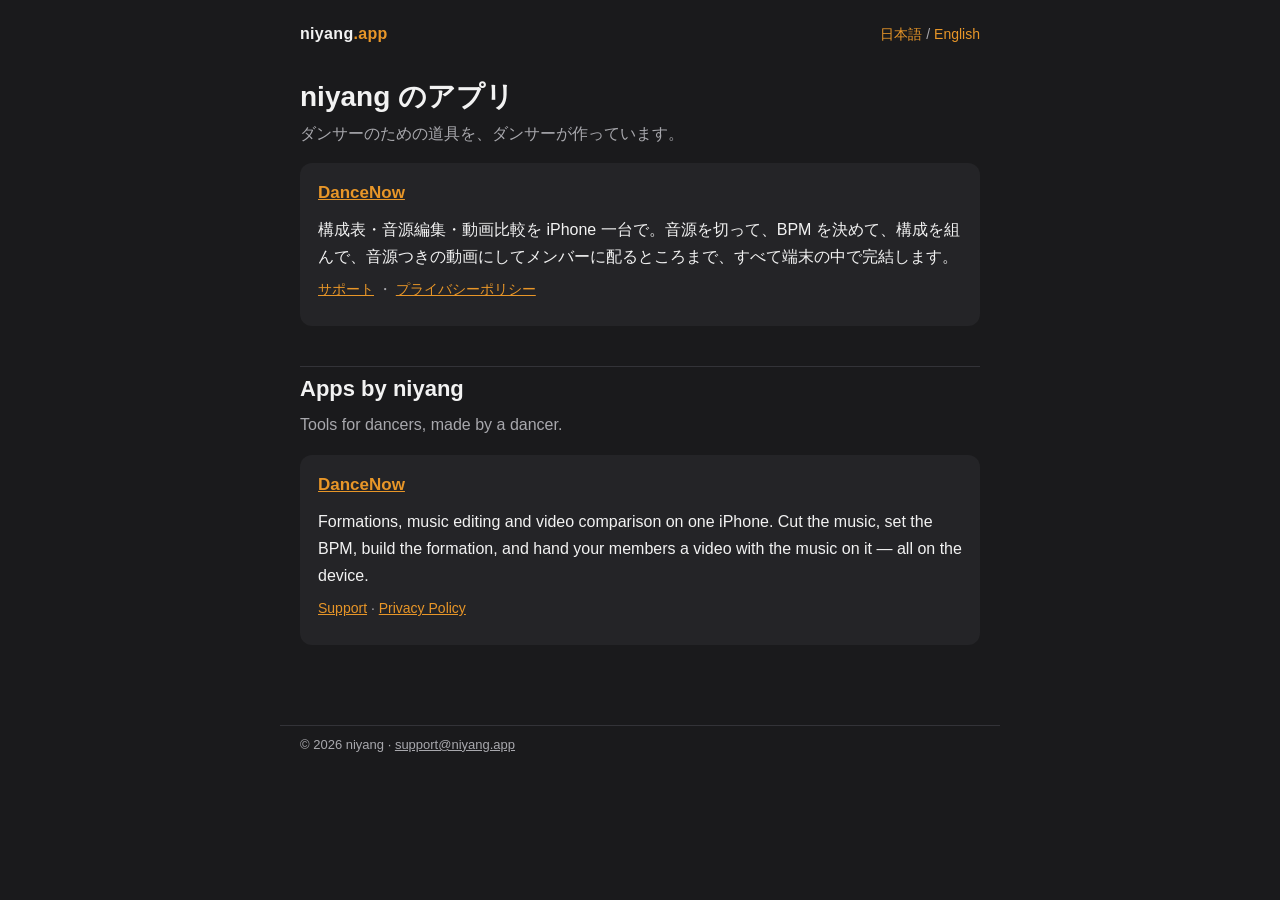
<file: index.html>
<!DOCTYPE html>
<html lang="ja">
<head>
  <meta charset="utf-8">
  <meta name="viewport" content="width=device-width, initial-scale=1">
  <title>niyang — apps</title>
  <meta name="description" content="niyang が作っている iPhone アプリの一覧。DanceNow ほか。">
  <!-- OGP / Twitter Card。画像の差し替え方は scripts/make-og-image.swift の先頭のコメント。 -->
  <meta property="og:type" content="website">
  <meta property="og:site_name" content="niyang.app">
  <meta property="og:title" content="niyang — apps">
  <meta property="og:description" content="niyang が作っている iPhone アプリ。DanceNow ほか。">
  <meta property="og:url" content="https://niyang.app/">
  <meta property="og:image" content="https://niyang.app/assets/og-image.png">
  <meta property="og:image:width" content="1200">
  <meta property="og:image:height" content="630">
  <meta name="twitter:card" content="summary_large_image">
  <meta name="twitter:title" content="niyang — apps">
  <meta name="twitter:description" content="niyang が作っている iPhone アプリ。DanceNow ほか。">
  <meta name="twitter:image" content="https://niyang.app/assets/og-image.png">
  <link rel="stylesheet" href="/assets/style.css">
</head>
<body>
  <header class="site">
    <a class="brand" href="/">niyang<span>.app</span></a>
    <nav class="lang"><a href="#ja">日本語</a> / <a href="#en">English</a></nav>
  </header>

  <main>
    <section id="ja" lang="ja">
      <h1>niyang のアプリ</h1>
      <p class="tagline">ダンサーのための道具を、ダンサーが作っています。</p>

      <div class="card">
        <h3><a href="/dancenow/">DanceNow</a></h3>
        <p>構成表・音源編集・動画比較を iPhone 一台で。音源を切って、BPM を決めて、構成を組んで、音源つきの動画にしてメンバーに配るところまで、すべて端末の中で完結します。</p>
        <p class="muted"><a href="/dancenow/support/">サポート</a> ・ <a href="/dancenow/privacy/">プライバシーポリシー</a></p>
      </div>
    </section>

    <section id="en" lang="en">
      <h2>Apps by niyang</h2>
      <p class="tagline">Tools for dancers, made by a dancer.</p>

      <div class="card">
        <h3><a href="/dancenow/">DanceNow</a></h3>
        <p>Formations, music editing and video comparison on one iPhone. Cut the music, set the BPM, build the formation, and hand your members a video with the music on it — all on the device.</p>
        <p class="muted"><a href="/dancenow/support/">Support</a> · <a href="/dancenow/privacy/">Privacy Policy</a></p>
      </div>
    </section>
  </main>

  <footer>
    <p>© 2026 niyang · <a href="mailto:support@niyang.app">support@niyang.app</a></p>
  </footer>
</body>
</html>
</file>
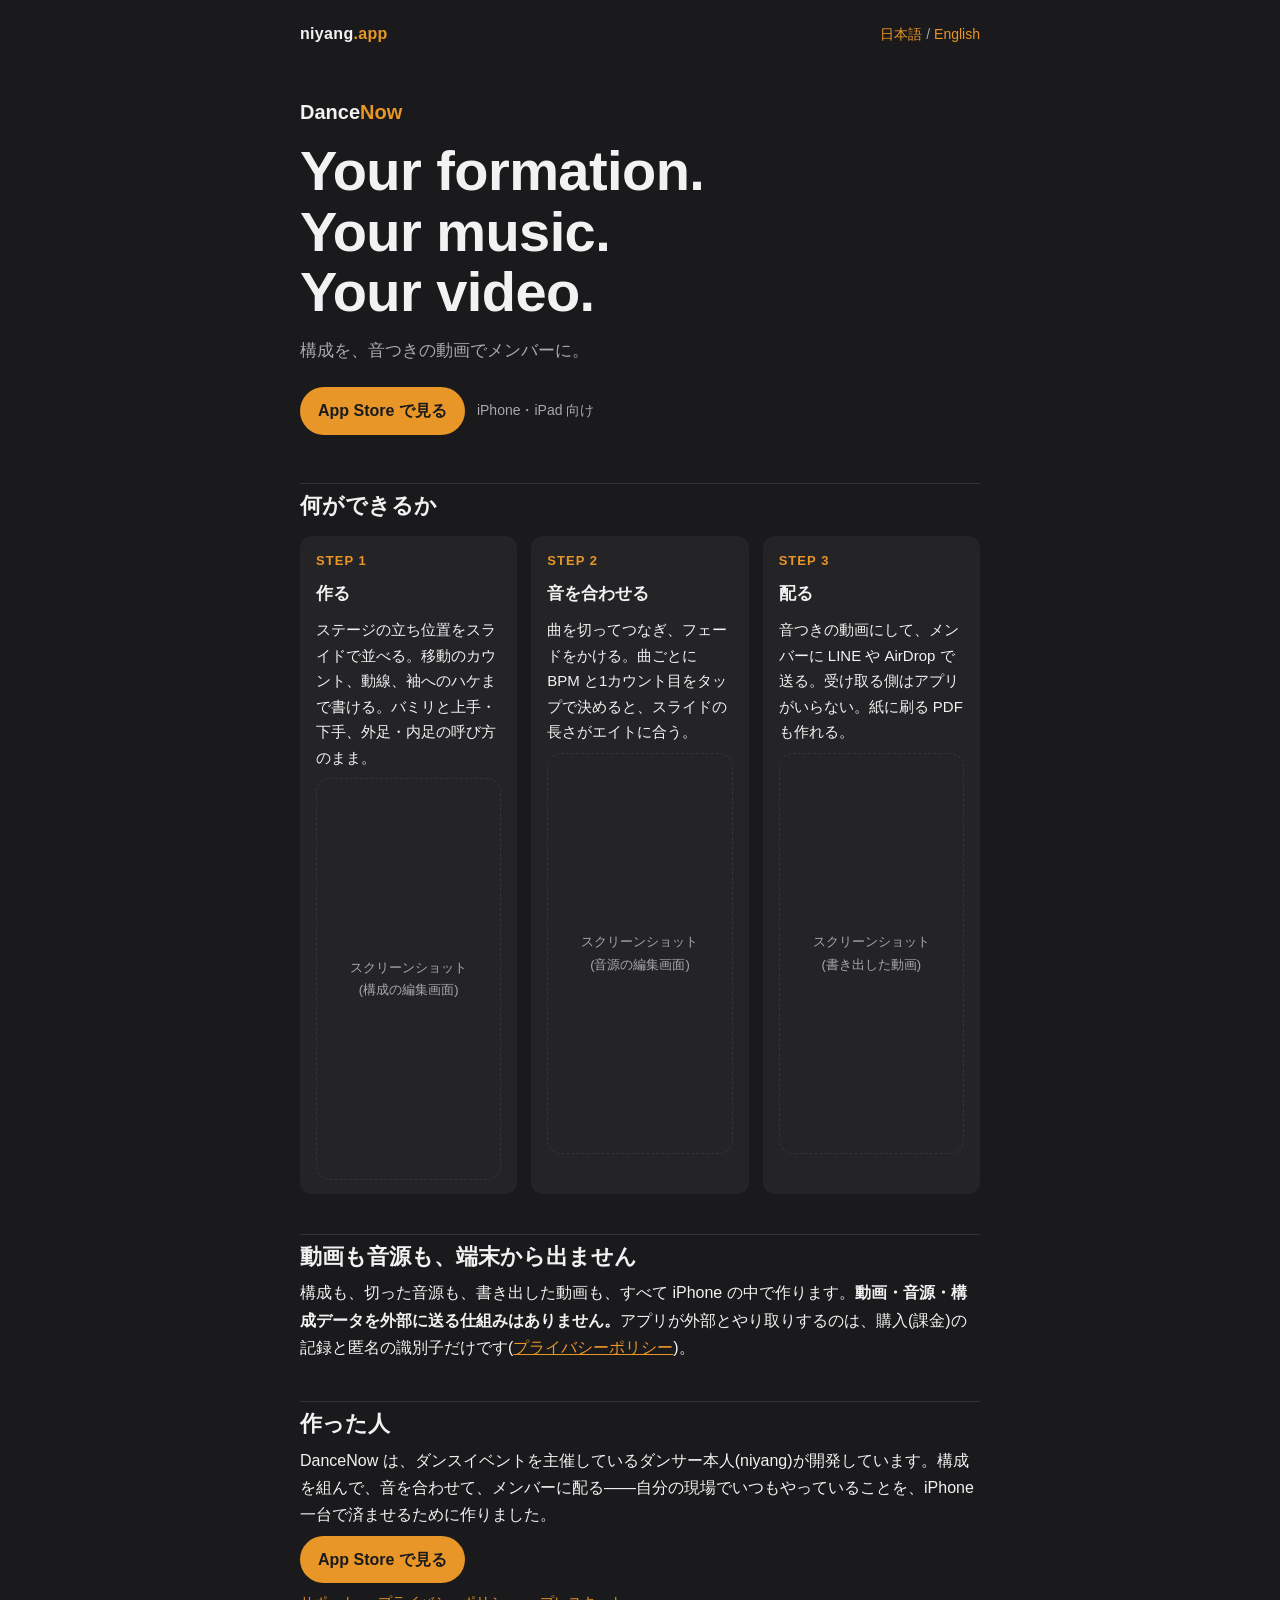
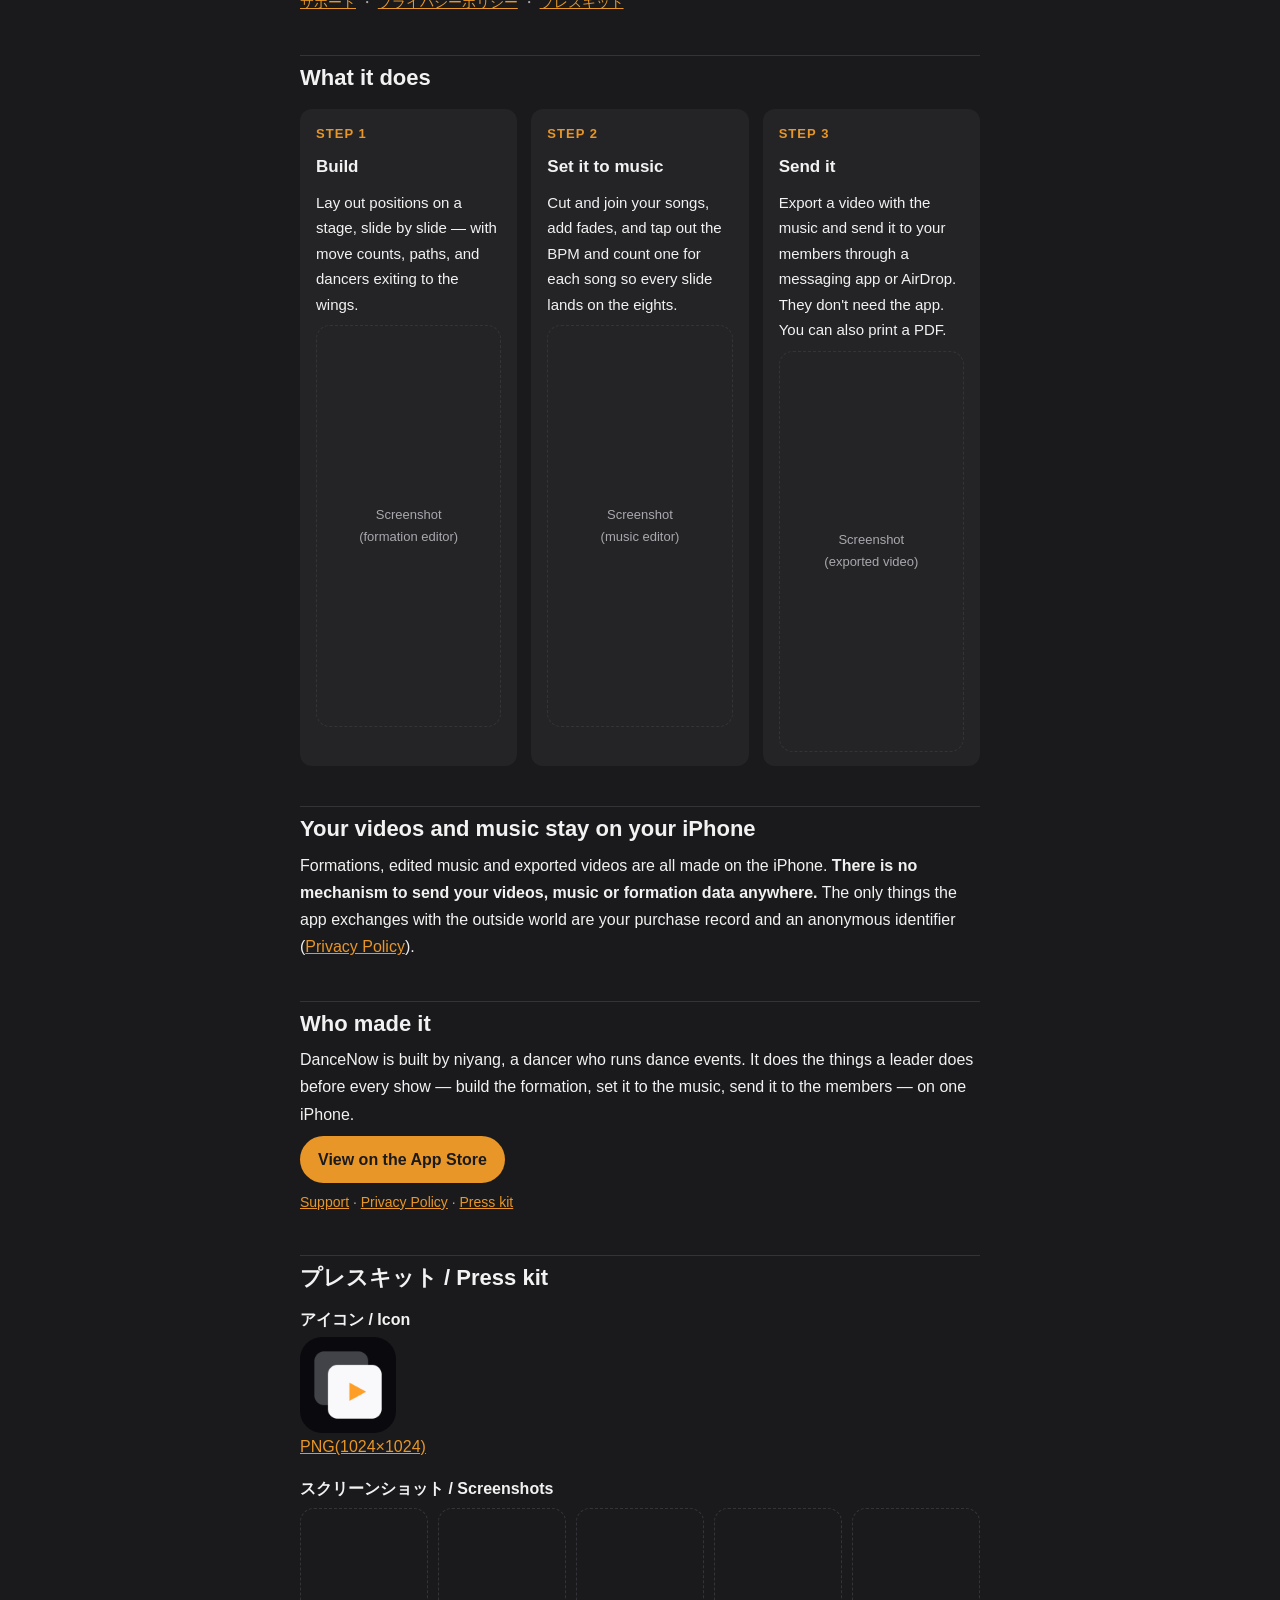
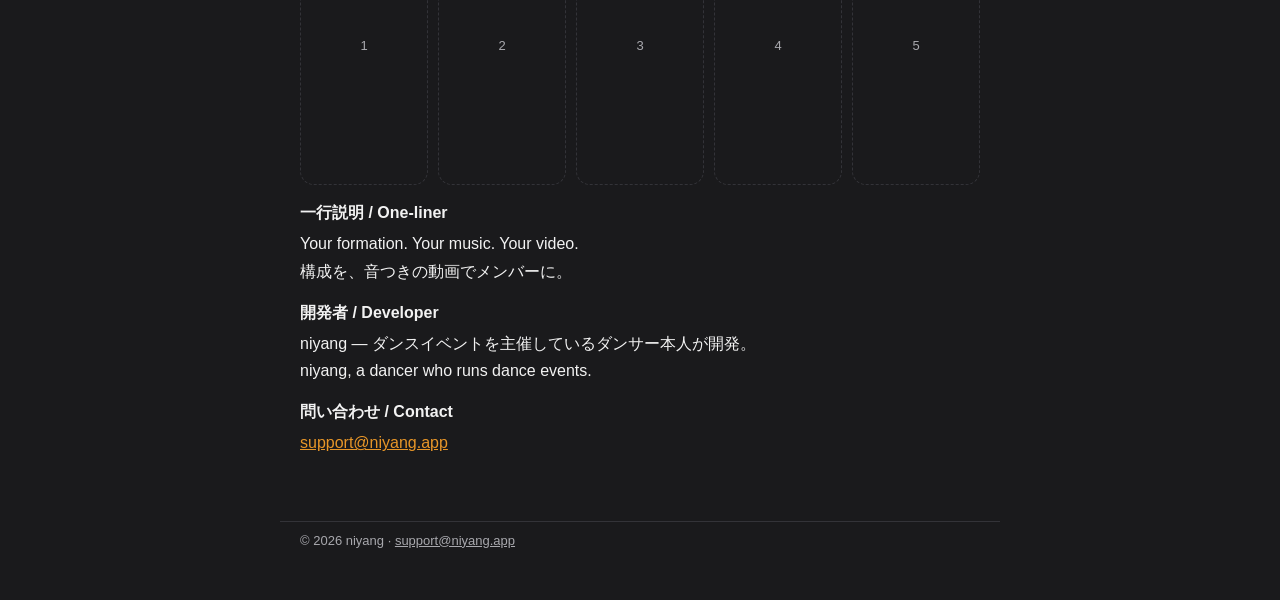
<file: dancenow/index.html>
<!DOCTYPE html>
<html lang="ja">
<head>
  <meta charset="utf-8">
  <meta name="viewport" content="width=device-width, initial-scale=1">
  <title>DanceNow — niyang.app</title>
  <meta name="description" content="Your formation. Your music. Your video. 構成を、音つきの動画でメンバーに。動画も音源も端末から出ない iPhone アプリ。">
  <!-- OGP / Twitter Card(LINE・Instagram・X でリンクを貼った時のプレビュー)。
       画像の差し替え方は scripts/make-og-image.swift の先頭のコメント。 -->
  <meta property="og:type" content="website">
  <meta property="og:site_name" content="niyang.app">
  <meta property="og:locale" content="ja_JP">
  <meta property="og:title" content="DanceNow — Your formation. Your music. Your video.">
  <meta property="og:description" content="構成を、音つきの動画でメンバーに。動画も音源も端末から出ません。">
  <meta property="og:url" content="https://niyang.app/dancenow/">
  <meta property="og:image" content="https://niyang.app/assets/og-image.png">
  <meta property="og:image:width" content="1200">
  <meta property="og:image:height" content="630">
  <meta name="twitter:card" content="summary_large_image">
  <meta name="twitter:title" content="DanceNow — Your formation. Your music. Your video.">
  <meta name="twitter:description" content="構成を、音つきの動画でメンバーに。動画も音源も端末から出ません。">
  <meta name="twitter:image" content="https://niyang.app/assets/og-image.png">
  <link rel="stylesheet" href="/assets/style.css">
</head>
<body>
  <header class="site">
    <a class="brand" href="/">niyang<span>.app</span></a>
    <nav class="lang"><a href="#ja">日本語</a> / <a href="#en">English</a></nav>
  </header>

  <main>
    <!-- ファーストビュー: 英語のメインキャッチ(全言語共通)と、日本語の補足1行。 -->
    <div class="hero">
      <p class="app">Dance<span>Now</span></p>
      <h1 class="catch">Your formation.<br>Your music.<br>Your video.</h1>
      <p class="catch-sub">構成を、音つきの動画でメンバーに。</p>
      <div class="actions">
        <!-- App Store への入口は経路別リンク /dancenow/go/site(転送先は dancenow/go/_config.txt で一括管理)。 -->
        <a class="button" href="/dancenow/go/site/">App Store で見る</a>
        <span class="muted">iPhone・iPad 向け</span>
      </div>
    </div>

    <section id="ja" lang="ja">
      <h2>何ができるか</h2>
      <ol class="steps">
        <li>
          <span class="num">STEP 1</span>
          <h3>作る</h3>
          <p>ステージの立ち位置をスライドで並べる。移動のカウント、動線、袖へのハケまで書ける。バミリと上手・下手、外足・内足の呼び方のまま。</p>
          <div class="shot">スクリーンショット<br>(構成の編集画面)</div>
        </li>
        <li>
          <span class="num">STEP 2</span>
          <h3>音を合わせる</h3>
          <p>曲を切ってつなぎ、フェードをかける。曲ごとに BPM と1カウント目をタップで決めると、スライドの長さがエイトに合う。</p>
          <div class="shot">スクリーンショット<br>(音源の編集画面)</div>
        </li>
        <li>
          <span class="num">STEP 3</span>
          <h3>配る</h3>
          <p>音つきの動画にして、メンバーに LINE や AirDrop で送る。受け取る側はアプリがいらない。紙に刷る PDF も作れる。</p>
          <div class="shot">スクリーンショット<br>(書き出した動画)</div>
        </li>
      </ol>

      <h2>動画も音源も、端末から出ません</h2>
      <p>構成も、切った音源も、書き出した動画も、すべて iPhone の中で作ります。<strong>動画・音源・構成データを外部に送る仕組みはありません。</strong>アプリが外部とやり取りするのは、購入(課金)の記録と匿名の識別子だけです(<a href="/dancenow/privacy/">プライバシーポリシー</a>)。</p>

      <h2>作った人</h2>
      <p>DanceNow は、ダンスイベントを主催しているダンサー本人(niyang)が開発しています。構成を組んで、音を合わせて、メンバーに配る——自分の現場でいつもやっていることを、iPhone 一台で済ませるために作りました。</p>

      <p><a class="button" href="/dancenow/go/site/">App Store で見る</a></p>
      <p class="muted"><a href="/dancenow/support/">サポート</a> ・ <a href="/dancenow/privacy/">プライバシーポリシー</a> ・ <a href="#press">プレスキット</a></p>
    </section>

    <section id="en" lang="en">
      <h2>What it does</h2>
      <ol class="steps">
        <li>
          <span class="num">STEP 1</span>
          <h3>Build</h3>
          <p>Lay out positions on a stage, slide by slide — with move counts, paths, and dancers exiting to the wings.</p>
          <div class="shot">Screenshot<br>(formation editor)</div>
        </li>
        <li>
          <span class="num">STEP 2</span>
          <h3>Set it to music</h3>
          <p>Cut and join your songs, add fades, and tap out the BPM and count one for each song so every slide lands on the eights.</p>
          <div class="shot">Screenshot<br>(music editor)</div>
        </li>
        <li>
          <span class="num">STEP 3</span>
          <h3>Send it</h3>
          <p>Export a video with the music and send it to your members through a messaging app or AirDrop. They don't need the app. You can also print a PDF.</p>
          <div class="shot">Screenshot<br>(exported video)</div>
        </li>
      </ol>

      <h2>Your videos and music stay on your iPhone</h2>
      <p>Formations, edited music and exported videos are all made on the iPhone. <strong>There is no mechanism to send your videos, music or formation data anywhere.</strong> The only things the app exchanges with the outside world are your purchase record and an anonymous identifier (<a href="/dancenow/privacy/">Privacy Policy</a>).</p>

      <h2>Who made it</h2>
      <p>DanceNow is built by niyang, a dancer who runs dance events. It does the things a leader does before every show — build the formation, set it to the music, send it to the members — on one iPhone.</p>

      <p><a class="button" href="/dancenow/go/site/">View on the App Store</a></p>
      <p class="muted"><a href="/dancenow/support/">Support</a> · <a href="/dancenow/privacy/">Privacy Policy</a> · <a href="#press">Press kit</a></p>
    </section>

    <section id="press" class="press">
      <h2>プレスキット / Press kit</h2>
      <dl>
        <dt>アイコン / Icon</dt>
        <dd>
          <img class="icon" src="/dancenow/press/dancenow-icon-1024.png" alt="DanceNow のアイコン">
          <a href="/dancenow/press/dancenow-icon-1024.png">PNG(1024×1024)</a>
        </dd>
        <dt>スクリーンショット / Screenshots</dt>
        <dd>
          <!-- 撮影後に dancenow/press/ に置いて差し替える(撮り方は DanceNow リポジトリの docs/store-screenshots.md)。 -->
          <div class="shots">
            <div class="shot">1</div><div class="shot">2</div><div class="shot">3</div><div class="shot">4</div><div class="shot">5</div>
          </div>
        </dd>
        <dt>一行説明 / One-liner</dt>
        <dd>Your formation. Your music. Your video.<br>構成を、音つきの動画でメンバーに。</dd>
        <dt>開発者 / Developer</dt>
        <dd>niyang — ダンスイベントを主催しているダンサー本人が開発。<br>niyang, a dancer who runs dance events.</dd>
        <dt>問い合わせ / Contact</dt>
        <dd><a href="mailto:support@niyang.app">support@niyang.app</a></dd>
      </dl>
    </section>
  </main>

  <footer>
    <p>© 2026 niyang · <a href="mailto:support@niyang.app">support@niyang.app</a></p>
  </footer>
</body>
</html>
</file>
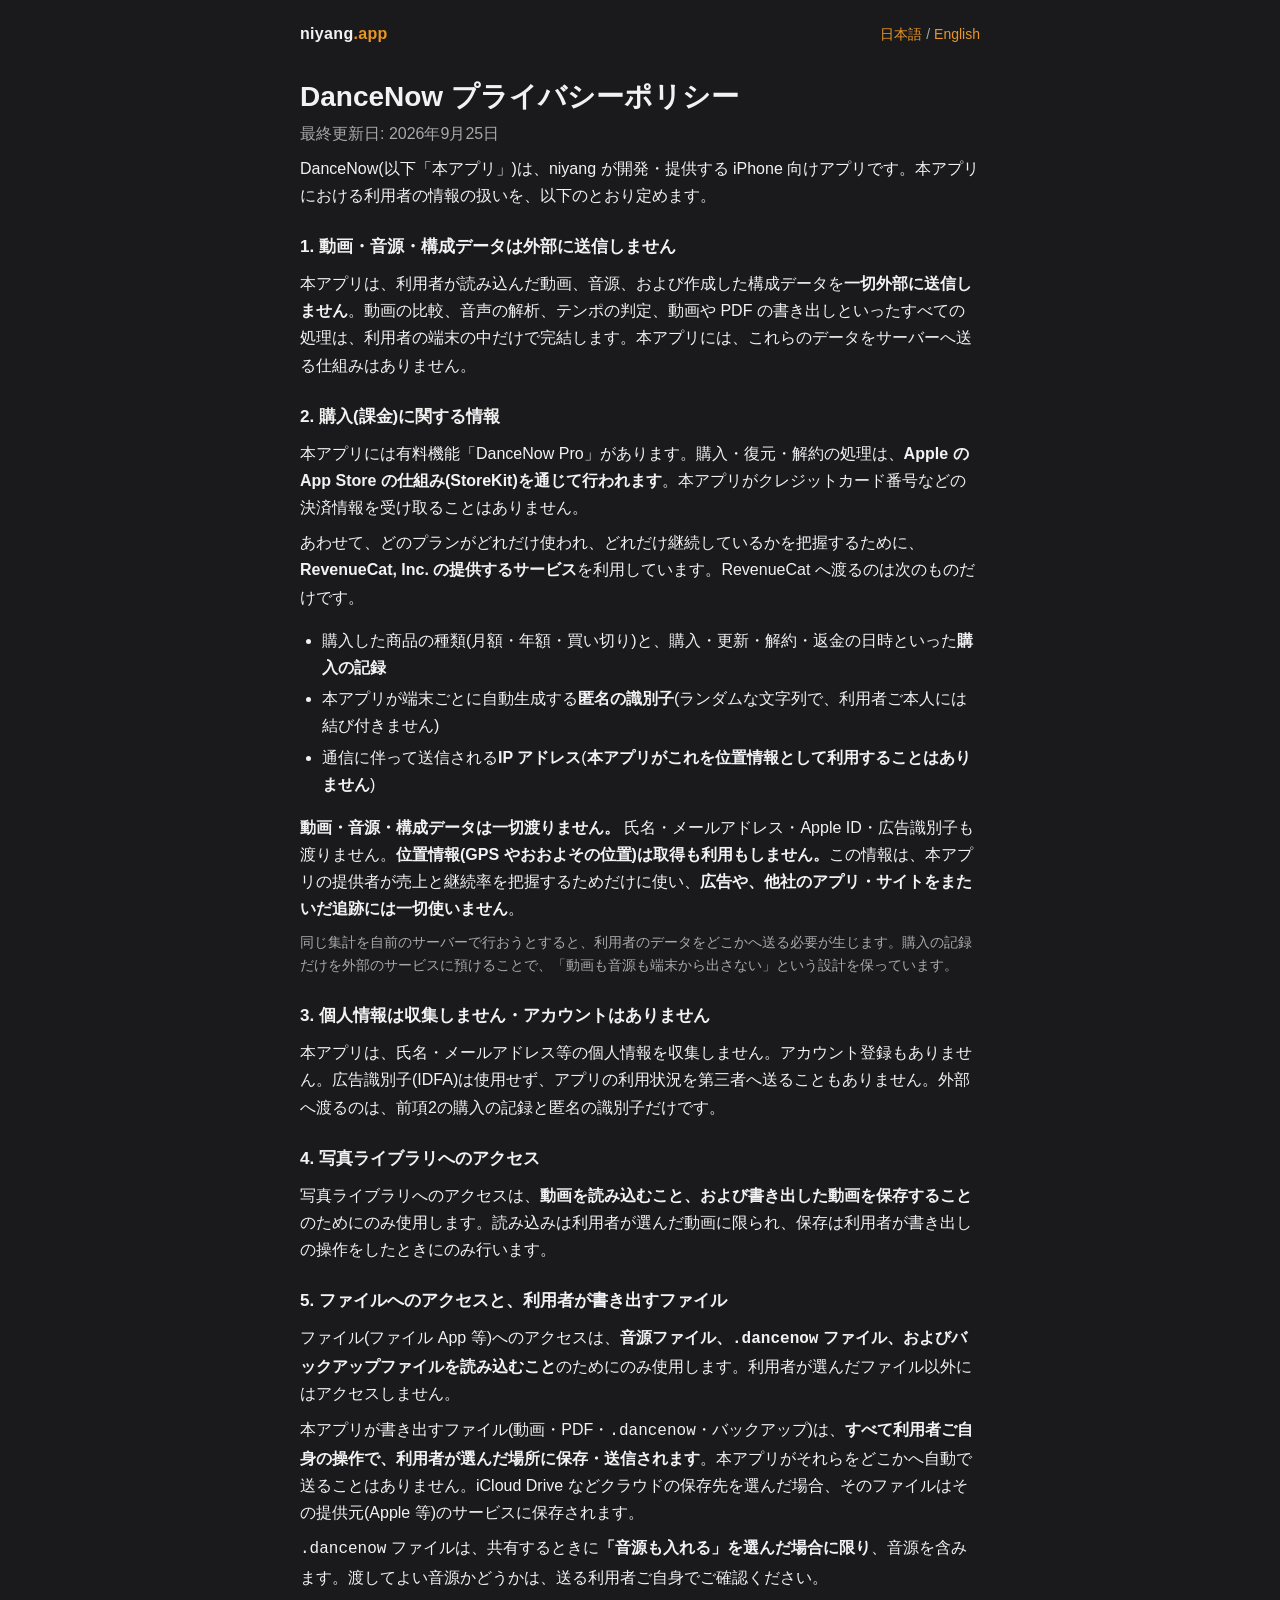
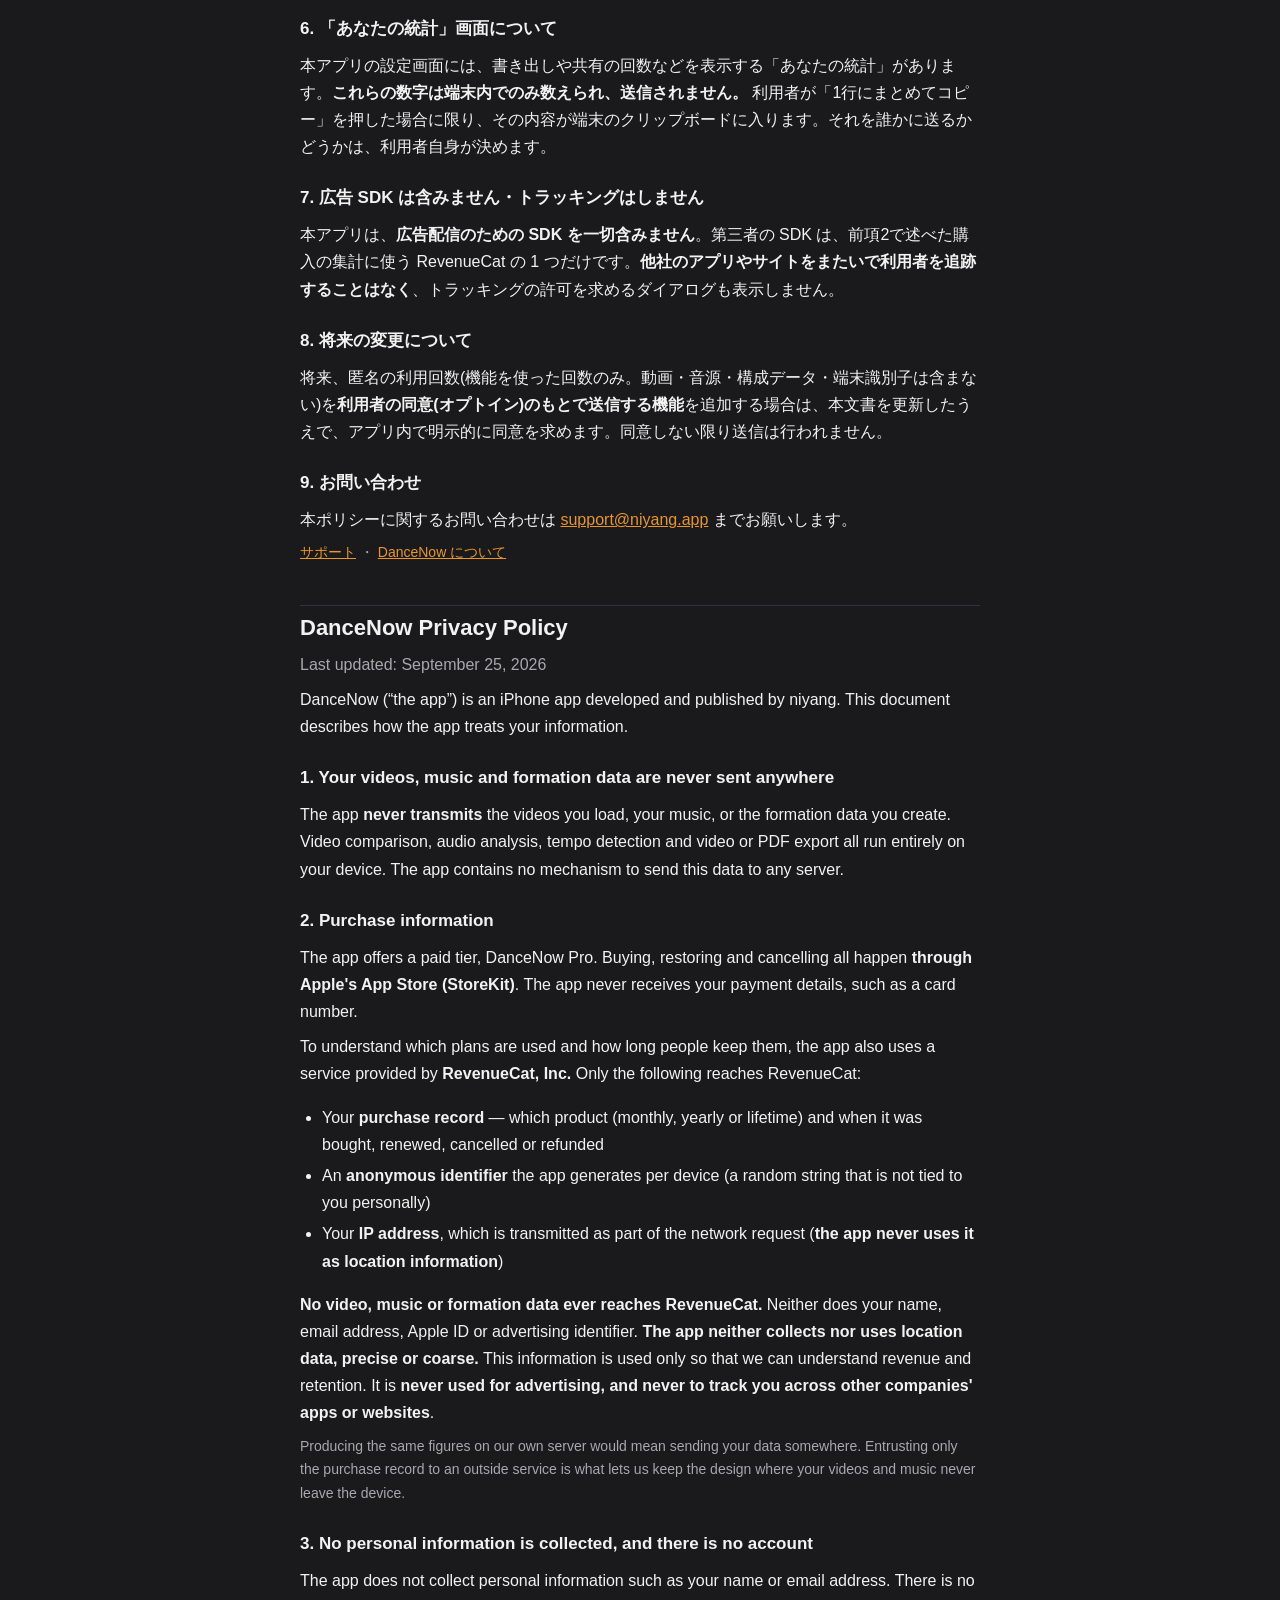
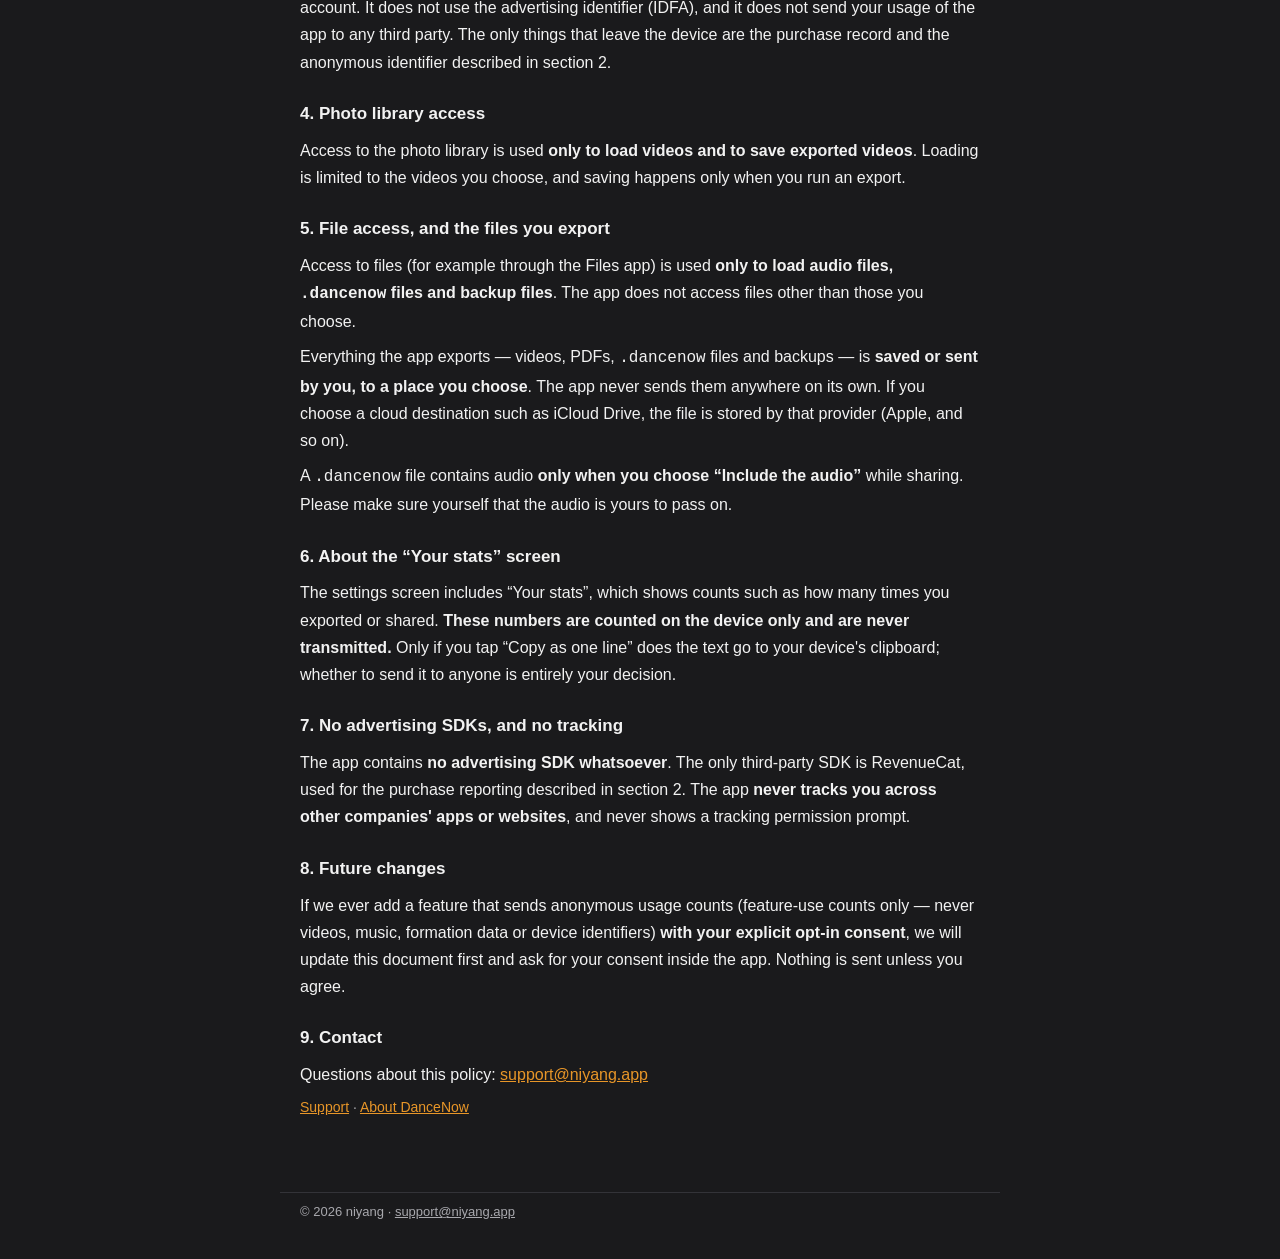
<file: dancenow/privacy/index.html>
<!DOCTYPE html>
<html lang="ja">
<head>
  <meta charset="utf-8">
  <meta name="viewport" content="width=device-width, initial-scale=1">
  <title>DanceNow プライバシーポリシー — niyang.app</title>
  <meta name="description" content="DanceNow は動画・音源・構成データを外部に送信しません。個人情報は収集せず、アカウントもありません。外部へ渡るのは購入(課金)の記録と匿名の識別子だけです。">
  <!-- OGP / Twitter Card。画像の差し替え方は scripts/make-og-image.swift の先頭のコメント。 -->
  <meta property="og:type" content="website">
  <meta property="og:site_name" content="niyang.app">
  <meta property="og:title" content="DanceNow プライバシーポリシー">
  <meta property="og:description" content="DanceNow のプライバシーポリシー。動画・音源・構成データは端末から出ません。">
  <meta property="og:url" content="https://niyang.app/dancenow/privacy/">
  <meta property="og:image" content="https://niyang.app/assets/og-image.png">
  <meta property="og:image:width" content="1200">
  <meta property="og:image:height" content="630">
  <meta name="twitter:card" content="summary_large_image">
  <meta name="twitter:title" content="DanceNow プライバシーポリシー">
  <meta name="twitter:description" content="DanceNow のプライバシーポリシー。動画・音源・構成データは端末から出ません。">
  <meta name="twitter:image" content="https://niyang.app/assets/og-image.png">
  <link rel="stylesheet" href="/assets/style.css">
</head>
<body>
  <header class="site">
    <a class="brand" href="/">niyang<span>.app</span></a>
    <nav class="lang"><a href="#ja">日本語</a> / <a href="#en">English</a></nav>
  </header>

  <main>
    <section id="ja" lang="ja">
      <h1>DanceNow プライバシーポリシー</h1>
      <p class="tagline">最終更新日: 2026年9月25日</p>

      <p>DanceNow(以下「本アプリ」)は、niyang が開発・提供する iPhone 向けアプリです。本アプリにおける利用者の情報の扱いを、以下のとおり定めます。</p>

      <h3>1. 動画・音源・構成データは外部に送信しません</h3>
      <p>本アプリは、利用者が読み込んだ動画、音源、および作成した構成データを<strong>一切外部に送信しません</strong>。動画の比較、音声の解析、テンポの判定、動画や PDF の書き出しといったすべての処理は、利用者の端末の中だけで完結します。本アプリには、これらのデータをサーバーへ送る仕組みはありません。</p>

      <h3>2. 購入(課金)に関する情報</h3>
      <p>本アプリには有料機能「DanceNow Pro」があります。購入・復元・解約の処理は、<strong>Apple の App Store の仕組み(StoreKit)を通じて行われます</strong>。本アプリがクレジットカード番号などの決済情報を受け取ることはありません。</p>
      <p>あわせて、どのプランがどれだけ使われ、どれだけ継続しているかを把握するために、<strong>RevenueCat, Inc. の提供するサービス</strong>を利用しています。RevenueCat へ渡るのは次のものだけです。</p>
      <ul>
        <li>購入した商品の種類(月額・年額・買い切り)と、購入・更新・解約・返金の日時といった<strong>購入の記録</strong></li>
        <li>本アプリが端末ごとに自動生成する<strong>匿名の識別子</strong>(ランダムな文字列で、利用者ご本人には結び付きません)</li>
        <li>通信に伴って送信される<strong>IP アドレス</strong>(<strong>本アプリがこれを位置情報として利用することはありません</strong>)</li>
      </ul>
      <p><strong>動画・音源・構成データは一切渡りません。</strong> 氏名・メールアドレス・Apple ID・広告識別子も渡りません。<strong>位置情報(GPS やおおよその位置)は取得も利用もしません。</strong>この情報は、本アプリの提供者が売上と継続率を把握するためだけに使い、<strong>広告や、他社のアプリ・サイトをまたいだ追跡には一切使いません</strong>。</p>
      <p class="muted">同じ集計を自前のサーバーで行おうとすると、利用者のデータをどこかへ送る必要が生じます。購入の記録だけを外部のサービスに預けることで、「動画も音源も端末から出さない」という設計を保っています。</p>

      <h3>3. 個人情報は収集しません・アカウントはありません</h3>
      <p>本アプリは、氏名・メールアドレス等の個人情報を収集しません。アカウント登録もありません。広告識別子(IDFA)は使用せず、アプリの利用状況を第三者へ送ることもありません。外部へ渡るのは、前項2の購入の記録と匿名の識別子だけです。</p>

      <h3>4. 写真ライブラリへのアクセス</h3>
      <p>写真ライブラリへのアクセスは、<strong>動画を読み込むこと、および書き出した動画を保存すること</strong>のためにのみ使用します。読み込みは利用者が選んだ動画に限られ、保存は利用者が書き出しの操作をしたときにのみ行います。</p>

      <h3>5. ファイルへのアクセスと、利用者が書き出すファイル</h3>
      <p>ファイル(ファイル App 等)へのアクセスは、<strong>音源ファイル、<code>.dancenow</code> ファイル、およびバックアップファイルを読み込むこと</strong>のためにのみ使用します。利用者が選んだファイル以外にはアクセスしません。</p>
      <p>本アプリが書き出すファイル(動画・PDF・<code>.dancenow</code>・バックアップ)は、<strong>すべて利用者ご自身の操作で、利用者が選んだ場所に保存・送信されます</strong>。本アプリがそれらをどこかへ自動で送ることはありません。iCloud Drive などクラウドの保存先を選んだ場合、そのファイルはその提供元(Apple 等)のサービスに保存されます。</p>
      <p><code>.dancenow</code> ファイルは、共有するときに<strong>「音源も入れる」を選んだ場合に限り</strong>、音源を含みます。渡してよい音源かどうかは、送る利用者ご自身でご確認ください。</p>

      <h3>6. 「あなたの統計」画面について</h3>
      <p>本アプリの設定画面には、書き出しや共有の回数などを表示する「あなたの統計」があります。<strong>これらの数字は端末内でのみ数えられ、送信されません。</strong> 利用者が「1行にまとめてコピー」を押した場合に限り、その内容が端末のクリップボードに入ります。それを誰かに送るかどうかは、利用者自身が決めます。</p>

      <h3>7. 広告 SDK は含みません・トラッキングはしません</h3>
      <p>本アプリは、<strong>広告配信のための SDK を一切含みません</strong>。第三者の SDK は、前項2で述べた購入の集計に使う RevenueCat の 1 つだけです。<strong>他社のアプリやサイトをまたいで利用者を追跡することはなく</strong>、トラッキングの許可を求めるダイアログも表示しません。</p>

      <h3>8. 将来の変更について</h3>
      <p>将来、匿名の利用回数(機能を使った回数のみ。動画・音源・構成データ・端末識別子は含まない)を<strong>利用者の同意(オプトイン)のもとで送信する機能</strong>を追加する場合は、本文書を更新したうえで、アプリ内で明示的に同意を求めます。同意しない限り送信は行われません。</p>

      <h3>9. お問い合わせ</h3>
      <p>本ポリシーに関するお問い合わせは <a href="mailto:support@niyang.app">support@niyang.app</a> までお願いします。</p>

      <p class="muted"><a href="/dancenow/support/">サポート</a> ・ <a href="/dancenow/">DanceNow について</a></p>
    </section>

    <section id="en" lang="en">
      <h2>DanceNow Privacy Policy</h2>
      <p class="tagline">Last updated: September 25, 2026</p>

      <p>DanceNow (“the app”) is an iPhone app developed and published by niyang. This document describes how the app treats your information.</p>

      <h3>1. Your videos, music and formation data are never sent anywhere</h3>
      <p>The app <strong>never transmits</strong> the videos you load, your music, or the formation data you create. Video comparison, audio analysis, tempo detection and video or PDF export all run entirely on your device. The app contains no mechanism to send this data to any server.</p>

      <h3>2. Purchase information</h3>
      <p>The app offers a paid tier, DanceNow Pro. Buying, restoring and cancelling all happen <strong>through Apple's App Store (StoreKit)</strong>. The app never receives your payment details, such as a card number.</p>
      <p>To understand which plans are used and how long people keep them, the app also uses a service provided by <strong>RevenueCat, Inc.</strong> Only the following reaches RevenueCat:</p>
      <ul>
        <li>Your <strong>purchase record</strong> — which product (monthly, yearly or lifetime) and when it was bought, renewed, cancelled or refunded</li>
        <li>An <strong>anonymous identifier</strong> the app generates per device (a random string that is not tied to you personally)</li>
        <li>Your <strong>IP address</strong>, which is transmitted as part of the network request (<strong>the app never uses it as location information</strong>)</li>
      </ul>
      <p><strong>No video, music or formation data ever reaches RevenueCat.</strong> Neither does your name, email address, Apple ID or advertising identifier. <strong>The app neither collects nor uses location data, precise or coarse.</strong> This information is used only so that we can understand revenue and retention. It is <strong>never used for advertising, and never to track you across other companies' apps or websites</strong>.</p>
      <p class="muted">Producing the same figures on our own server would mean sending your data somewhere. Entrusting only the purchase record to an outside service is what lets us keep the design where your videos and music never leave the device.</p>

      <h3>3. No personal information is collected, and there is no account</h3>
      <p>The app does not collect personal information such as your name or email address. There is no account. It does not use the advertising identifier (IDFA), and it does not send your usage of the app to any third party. The only things that leave the device are the purchase record and the anonymous identifier described in section 2.</p>

      <h3>4. Photo library access</h3>
      <p>Access to the photo library is used <strong>only to load videos and to save exported videos</strong>. Loading is limited to the videos you choose, and saving happens only when you run an export.</p>

      <h3>5. File access, and the files you export</h3>
      <p>Access to files (for example through the Files app) is used <strong>only to load audio files, <code>.dancenow</code> files and backup files</strong>. The app does not access files other than those you choose.</p>
      <p>Everything the app exports — videos, PDFs, <code>.dancenow</code> files and backups — is <strong>saved or sent by you, to a place you choose</strong>. The app never sends them anywhere on its own. If you choose a cloud destination such as iCloud Drive, the file is stored by that provider (Apple, and so on).</p>
      <p>A <code>.dancenow</code> file contains audio <strong>only when you choose “Include the audio”</strong> while sharing. Please make sure yourself that the audio is yours to pass on.</p>

      <h3>6. About the “Your stats” screen</h3>
      <p>The settings screen includes “Your stats”, which shows counts such as how many times you exported or shared. <strong>These numbers are counted on the device only and are never transmitted.</strong> Only if you tap “Copy as one line” does the text go to your device's clipboard; whether to send it to anyone is entirely your decision.</p>

      <h3>7. No advertising SDKs, and no tracking</h3>
      <p>The app contains <strong>no advertising SDK whatsoever</strong>. The only third-party SDK is RevenueCat, used for the purchase reporting described in section 2. The app <strong>never tracks you across other companies' apps or websites</strong>, and never shows a tracking permission prompt.</p>

      <h3>8. Future changes</h3>
      <p>If we ever add a feature that sends anonymous usage counts (feature-use counts only — never videos, music, formation data or device identifiers) <strong>with your explicit opt-in consent</strong>, we will update this document first and ask for your consent inside the app. Nothing is sent unless you agree.</p>

      <h3>9. Contact</h3>
      <p>Questions about this policy: <a href="mailto:support@niyang.app">support@niyang.app</a></p>

      <p class="muted"><a href="/dancenow/support/">Support</a> · <a href="/dancenow/">About DanceNow</a></p>
    </section>
  </main>

  <footer>
    <p>© 2026 niyang · <a href="mailto:support@niyang.app">support@niyang.app</a></p>
  </footer>
</body>
</html>
</file>
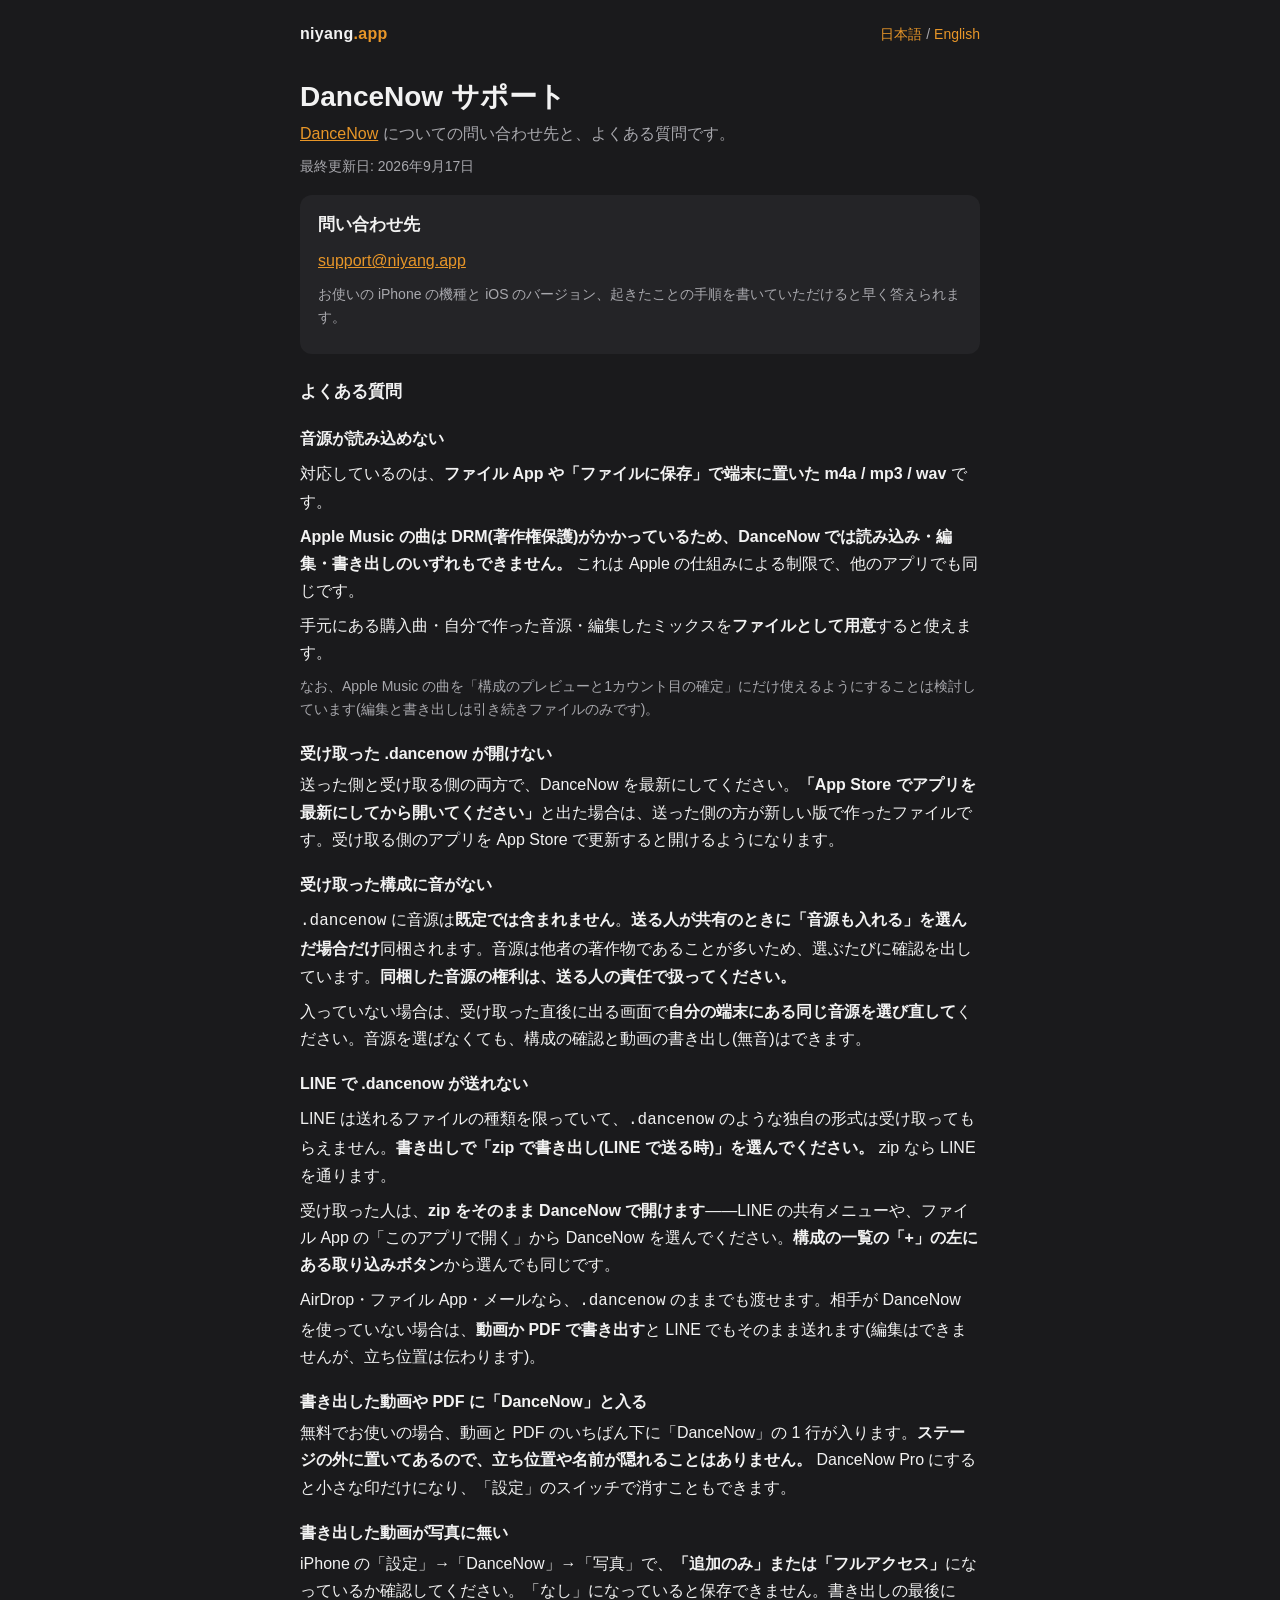
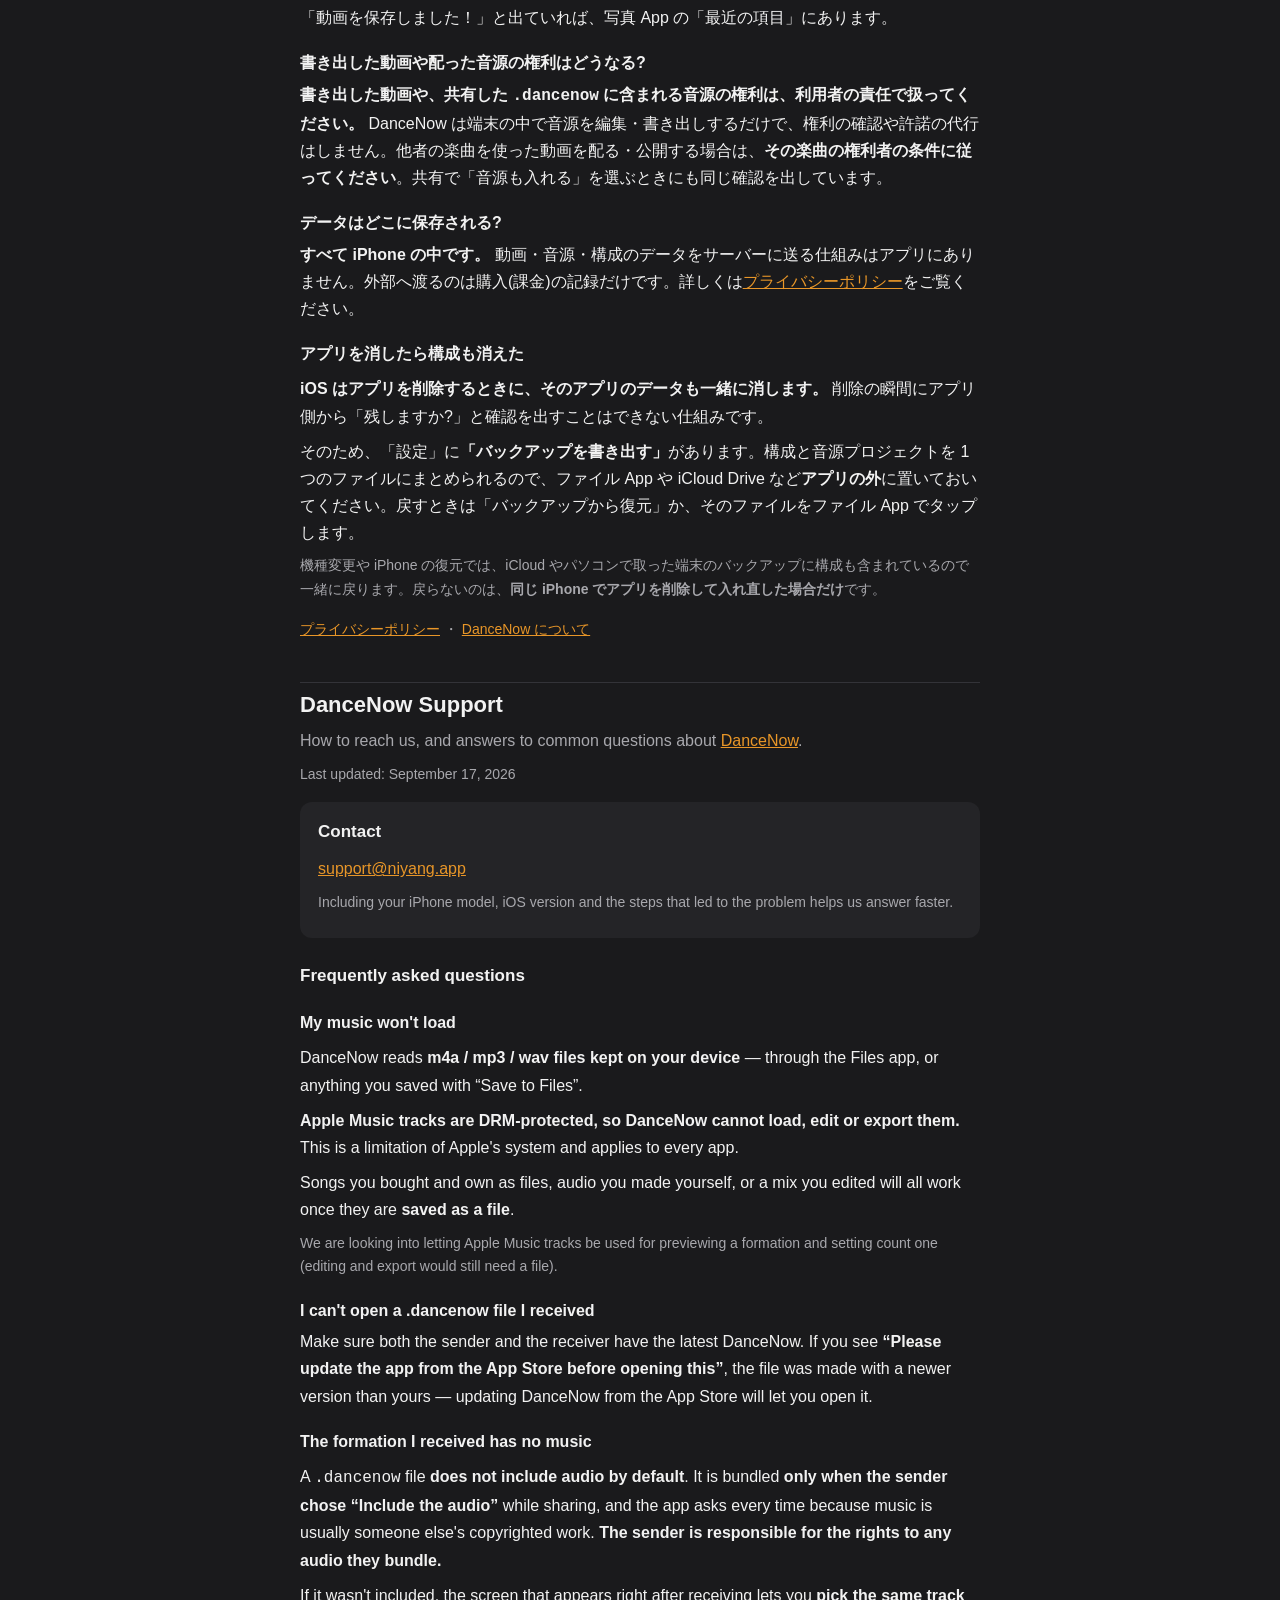
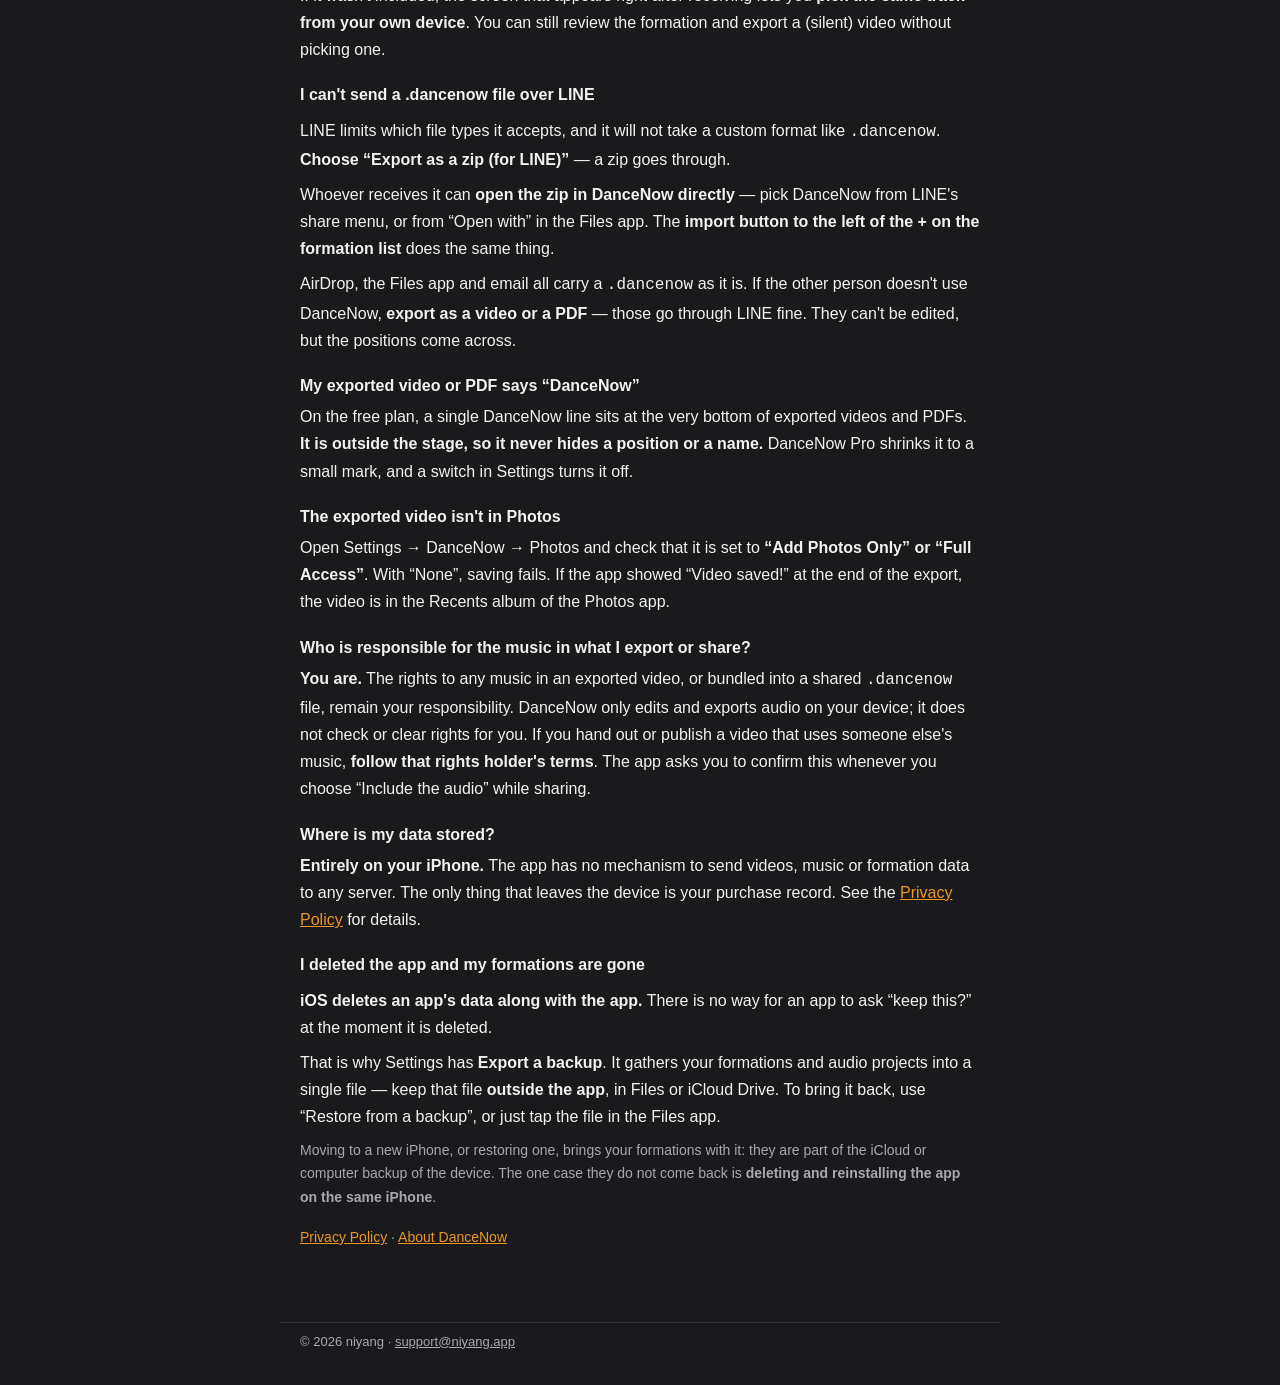
<file: dancenow/support/index.html>
<!DOCTYPE html>
<html lang="ja">
<head>
  <meta charset="utf-8">
  <meta name="viewport" content="width=device-width, initial-scale=1">
  <title>DanceNow サポート — niyang.app</title>
  <meta name="description" content="DanceNow のサポートとよくある質問。問い合わせは support@niyang.app まで。">
  <!-- OGP / Twitter Card。画像の差し替え方は scripts/make-og-image.swift の先頭のコメント。 -->
  <meta property="og:type" content="website">
  <meta property="og:site_name" content="niyang.app">
  <meta property="og:title" content="DanceNow サポート">
  <meta property="og:description" content="DanceNow のサポートとよくある質問。問い合わせは support@niyang.app まで。">
  <meta property="og:url" content="https://niyang.app/dancenow/support/">
  <meta property="og:image" content="https://niyang.app/assets/og-image.png">
  <meta property="og:image:width" content="1200">
  <meta property="og:image:height" content="630">
  <meta name="twitter:card" content="summary_large_image">
  <meta name="twitter:title" content="DanceNow サポート">
  <meta name="twitter:description" content="DanceNow のサポートとよくある質問。問い合わせは support@niyang.app まで。">
  <meta name="twitter:image" content="https://niyang.app/assets/og-image.png">
  <link rel="stylesheet" href="/assets/style.css">
</head>
<body>
  <header class="site">
    <a class="brand" href="/">niyang<span>.app</span></a>
    <nav class="lang"><a href="#ja">日本語</a> / <a href="#en">English</a></nav>
  </header>

  <main>
    <section id="ja" lang="ja">
      <h1>DanceNow サポート</h1>
      <p class="tagline"><a href="/dancenow/">DanceNow</a> についての問い合わせ先と、よくある質問です。</p>
      <p class="muted">最終更新日: 2026年9月17日</p>

      <div class="card">
        <h3>問い合わせ先</h3>
        <p><a href="mailto:support@niyang.app">support@niyang.app</a></p>
        <p class="muted">お使いの iPhone の機種と iOS のバージョン、起きたことの手順を書いていただけると早く答えられます。</p>
      </div>

      <h3>よくある質問</h3>
      <dl class="faq">
        <dt>音源が読み込めない</dt>
        <dd>
          <p>対応しているのは、<strong>ファイル App や「ファイルに保存」で端末に置いた m4a / mp3 / wav</strong> です。</p>
          <p><strong>Apple Music の曲は DRM(著作権保護)がかかっているため、DanceNow では読み込み・編集・書き出しのいずれもできません。</strong> これは Apple の仕組みによる制限で、他のアプリでも同じです。</p>
          <p>手元にある購入曲・自分で作った音源・編集したミックスを<strong>ファイルとして用意</strong>すると使えます。</p>
          <p class="muted">なお、Apple Music の曲を「構成のプレビューと1カウント目の確定」にだけ使えるようにすることは検討しています(編集と書き出しは引き続きファイルのみです)。</p>
        </dd>

        <dt>受け取った .dancenow が開けない</dt>
        <dd>送った側と受け取る側の両方で、DanceNow を最新にしてください。<strong>「App Store でアプリを最新にしてから開いてください」</strong>と出た場合は、送った側の方が新しい版で作ったファイルです。受け取る側のアプリを App Store で更新すると開けるようになります。</dd>

        <dt>受け取った構成に音がない</dt>
        <dd>
          <p><code>.dancenow</code> に音源は<strong>既定では含まれません</strong>。<strong>送る人が共有のときに「音源も入れる」を選んだ場合だけ</strong>同梱されます。音源は他者の著作物であることが多いため、選ぶたびに確認を出しています。<strong>同梱した音源の権利は、送る人の責任で扱ってください。</strong></p>
          <p>入っていない場合は、受け取った直後に出る画面で<strong>自分の端末にある同じ音源を選び直して</strong>ください。音源を選ばなくても、構成の確認と動画の書き出し(無音)はできます。</p>
        </dd>

        <dt>LINE で .dancenow が送れない</dt>
        <dd>
          <p>LINE は送れるファイルの種類を限っていて、<code>.dancenow</code> のような独自の形式は受け取ってもらえません。<strong>書き出しで「zip で書き出し(LINE で送る時)」を選んでください。</strong> zip なら LINE を通ります。</p>
          <p>受け取った人は、<strong>zip をそのまま DanceNow で開けます</strong>——LINE の共有メニューや、ファイル App の「このアプリで開く」から DanceNow を選んでください。<strong>構成の一覧の「+」の左にある取り込みボタン</strong>から選んでも同じです。</p>
          <p>AirDrop・ファイル App・メールなら、<code>.dancenow</code> のままでも渡せます。相手が DanceNow を使っていない場合は、<strong>動画か PDF で書き出す</strong>と LINE でもそのまま送れます(編集はできませんが、立ち位置は伝わります)。</p>
        </dd>

        <dt>書き出した動画や PDF に「DanceNow」と入る</dt>
        <dd>無料でお使いの場合、動画と PDF のいちばん下に「DanceNow」の 1 行が入ります。<strong>ステージの外に置いてあるので、立ち位置や名前が隠れることはありません。</strong> DanceNow Pro にすると小さな印だけになり、「設定」のスイッチで消すこともできます。</dd>

        <dt>書き出した動画が写真に無い</dt>
        <dd>iPhone の「設定」→「DanceNow」→「写真」で、<strong>「追加のみ」または「フルアクセス」</strong>になっているか確認してください。「なし」になっていると保存できません。書き出しの最後に「動画を保存しました！」と出ていれば、写真 App の「最近の項目」にあります。</dd>

        <dt>書き出した動画や配った音源の権利はどうなる?</dt>
        <dd><strong>書き出した動画や、共有した <code>.dancenow</code> に含まれる音源の権利は、利用者の責任で扱ってください。</strong> DanceNow は端末の中で音源を編集・書き出しするだけで、権利の確認や許諾の代行はしません。他者の楽曲を使った動画を配る・公開する場合は、<strong>その楽曲の権利者の条件に従ってください</strong>。共有で「音源も入れる」を選ぶときにも同じ確認を出しています。</dd>

        <dt>データはどこに保存される?</dt>
        <dd><strong>すべて iPhone の中です。</strong> 動画・音源・構成のデータをサーバーに送る仕組みはアプリにありません。外部へ渡るのは購入(課金)の記録だけです。詳しくは<a href="/dancenow/privacy/">プライバシーポリシー</a>をご覧ください。</dd>

        <dt>アプリを消したら構成も消えた</dt>
        <dd>
          <p><strong>iOS はアプリを削除するときに、そのアプリのデータも一緒に消します。</strong> 削除の瞬間にアプリ側から「残しますか?」と確認を出すことはできない仕組みです。</p>
          <p>そのため、「設定」に<strong>「バックアップを書き出す」</strong>があります。構成と音源プロジェクトを 1 つのファイルにまとめられるので、ファイル App や iCloud Drive など<strong>アプリの外</strong>に置いておいてください。戻すときは「バックアップから復元」か、そのファイルをファイル App でタップします。</p>
          <p class="muted">機種変更や iPhone の復元では、iCloud やパソコンで取った端末のバックアップに構成も含まれているので一緒に戻ります。戻らないのは、<strong>同じ iPhone でアプリを削除して入れ直した場合だけ</strong>です。</p>
        </dd>
      </dl>

      <p class="muted"><a href="/dancenow/privacy/">プライバシーポリシー</a> ・ <a href="/dancenow/">DanceNow について</a></p>
    </section>

    <section id="en" lang="en">
      <h2>DanceNow Support</h2>
      <p class="tagline">How to reach us, and answers to common questions about <a href="/dancenow/">DanceNow</a>.</p>
      <p class="muted">Last updated: September 17, 2026</p>

      <div class="card">
        <h3>Contact</h3>
        <p><a href="mailto:support@niyang.app">support@niyang.app</a></p>
        <p class="muted">Including your iPhone model, iOS version and the steps that led to the problem helps us answer faster.</p>
      </div>

      <h3>Frequently asked questions</h3>
      <dl class="faq">
        <dt>My music won't load</dt>
        <dd>
          <p>DanceNow reads <strong>m4a / mp3 / wav files kept on your device</strong> — through the Files app, or anything you saved with “Save to Files”.</p>
          <p><strong>Apple Music tracks are DRM-protected, so DanceNow cannot load, edit or export them.</strong> This is a limitation of Apple's system and applies to every app.</p>
          <p>Songs you bought and own as files, audio you made yourself, or a mix you edited will all work once they are <strong>saved as a file</strong>.</p>
          <p class="muted">We are looking into letting Apple Music tracks be used for previewing a formation and setting count one (editing and export would still need a file).</p>
        </dd>

        <dt>I can't open a .dancenow file I received</dt>
        <dd>Make sure both the sender and the receiver have the latest DanceNow. If you see <strong>“Please update the app from the App Store before opening this”</strong>, the file was made with a newer version than yours — updating DanceNow from the App Store will let you open it.</dd>

        <dt>The formation I received has no music</dt>
        <dd>
          <p>A <code>.dancenow</code> file <strong>does not include audio by default</strong>. It is bundled <strong>only when the sender chose “Include the audio”</strong> while sharing, and the app asks every time because music is usually someone else's copyrighted work. <strong>The sender is responsible for the rights to any audio they bundle.</strong></p>
          <p>If it wasn't included, the screen that appears right after receiving lets you <strong>pick the same track from your own device</strong>. You can still review the formation and export a (silent) video without picking one.</p>
        </dd>

        <dt>I can't send a .dancenow file over LINE</dt>
        <dd>
          <p>LINE limits which file types it accepts, and it will not take a custom format like <code>.dancenow</code>. <strong>Choose “Export as a zip (for LINE)”</strong> — a zip goes through.</p>
          <p>Whoever receives it can <strong>open the zip in DanceNow directly</strong> — pick DanceNow from LINE's share menu, or from “Open with” in the Files app. The <strong>import button to the left of the + on the formation list</strong> does the same thing.</p>
          <p>AirDrop, the Files app and email all carry a <code>.dancenow</code> as it is. If the other person doesn't use DanceNow, <strong>export as a video or a PDF</strong> — those go through LINE fine. They can't be edited, but the positions come across.</p>
        </dd>

        <dt>My exported video or PDF says “DanceNow”</dt>
        <dd>On the free plan, a single DanceNow line sits at the very bottom of exported videos and PDFs. <strong>It is outside the stage, so it never hides a position or a name.</strong> DanceNow Pro shrinks it to a small mark, and a switch in Settings turns it off.</dd>

        <dt>The exported video isn't in Photos</dt>
        <dd>Open Settings → DanceNow → Photos and check that it is set to <strong>“Add Photos Only” or “Full Access”</strong>. With “None”, saving fails. If the app showed “Video saved!” at the end of the export, the video is in the Recents album of the Photos app.</dd>

        <dt>Who is responsible for the music in what I export or share?</dt>
        <dd><strong>You are.</strong> The rights to any music in an exported video, or bundled into a shared <code>.dancenow</code> file, remain your responsibility. DanceNow only edits and exports audio on your device; it does not check or clear rights for you. If you hand out or publish a video that uses someone else's music, <strong>follow that rights holder's terms</strong>. The app asks you to confirm this whenever you choose “Include the audio” while sharing.</dd>

        <dt>Where is my data stored?</dt>
        <dd><strong>Entirely on your iPhone.</strong> The app has no mechanism to send videos, music or formation data to any server. The only thing that leaves the device is your purchase record. See the <a href="/dancenow/privacy/">Privacy Policy</a> for details.</dd>

        <dt>I deleted the app and my formations are gone</dt>
        <dd>
          <p><strong>iOS deletes an app's data along with the app.</strong> There is no way for an app to ask “keep this?” at the moment it is deleted.</p>
          <p>That is why Settings has <strong>Export a backup</strong>. It gathers your formations and audio projects into a single file — keep that file <strong>outside the app</strong>, in Files or iCloud Drive. To bring it back, use “Restore from a backup”, or just tap the file in the Files app.</p>
          <p class="muted">Moving to a new iPhone, or restoring one, brings your formations with it: they are part of the iCloud or computer backup of the device. The one case they do not come back is <strong>deleting and reinstalling the app on the same iPhone</strong>.</p>
        </dd>
      </dl>

      <p class="muted"><a href="/dancenow/privacy/">Privacy Policy</a> · <a href="/dancenow/">About DanceNow</a></p>
    </section>
  </main>

  <footer>
    <p>© 2026 niyang · <a href="mailto:support@niyang.app">support@niyang.app</a></p>
  </footer>
</body>
</html>
</file>
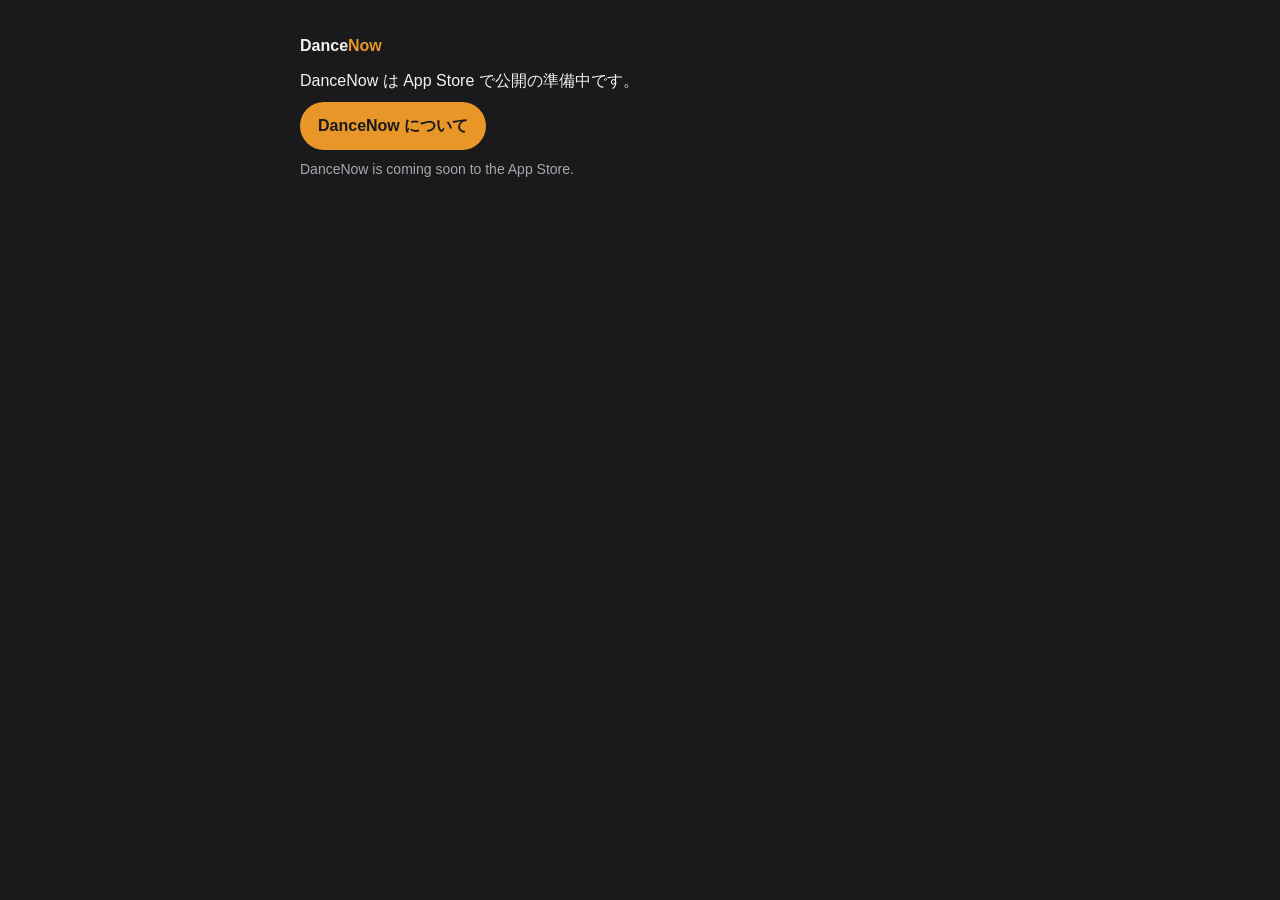
<file: dancenow/go/event/index.html>
<!DOCTYPE html>
<html lang="ja">
<head>
  <meta charset="utf-8">
  <meta name="viewport" content="width=device-width, initial-scale=1">
  <meta name="robots" content="noindex">
  <title>DanceNow — niyang.app</title>
  <meta property="og:type" content="website">
  <meta property="og:site_name" content="niyang.app">
  <meta property="og:title" content="DanceNow — Your formation. Your music. Your video.">
  <meta property="og:description" content="構成を、音つきの動画でメンバーに。">
  <meta property="og:url" content="https://niyang.app/dancenow/go/event/">
  <meta property="og:image" content="https://niyang.app/assets/og-image.png">
  <meta property="og:image:width" content="1200">
  <meta property="og:image:height" content="630">
  <meta name="twitter:card" content="summary_large_image">
  <meta name="twitter:image" content="https://niyang.app/assets/og-image.png">
  <link rel="stylesheet" href="/assets/style.css">
</head>
<body>
  <!-- このファイルは scripts/build-go-links.py が作る。手で直さない(経路: 11/28 当日の会場 QR)。 -->
  <main>
    <p class="app"><strong>Dance<span style="color: var(--accent)">Now</span></strong></p>
    <p>DanceNow は App Store で公開の準備中です。</p>
    <p><a class="button" href="/dancenow/">DanceNow について</a></p>
    <p class="muted">DanceNow is coming soon to the App Store.</p>
  </main>
</body>
</html>
</file>
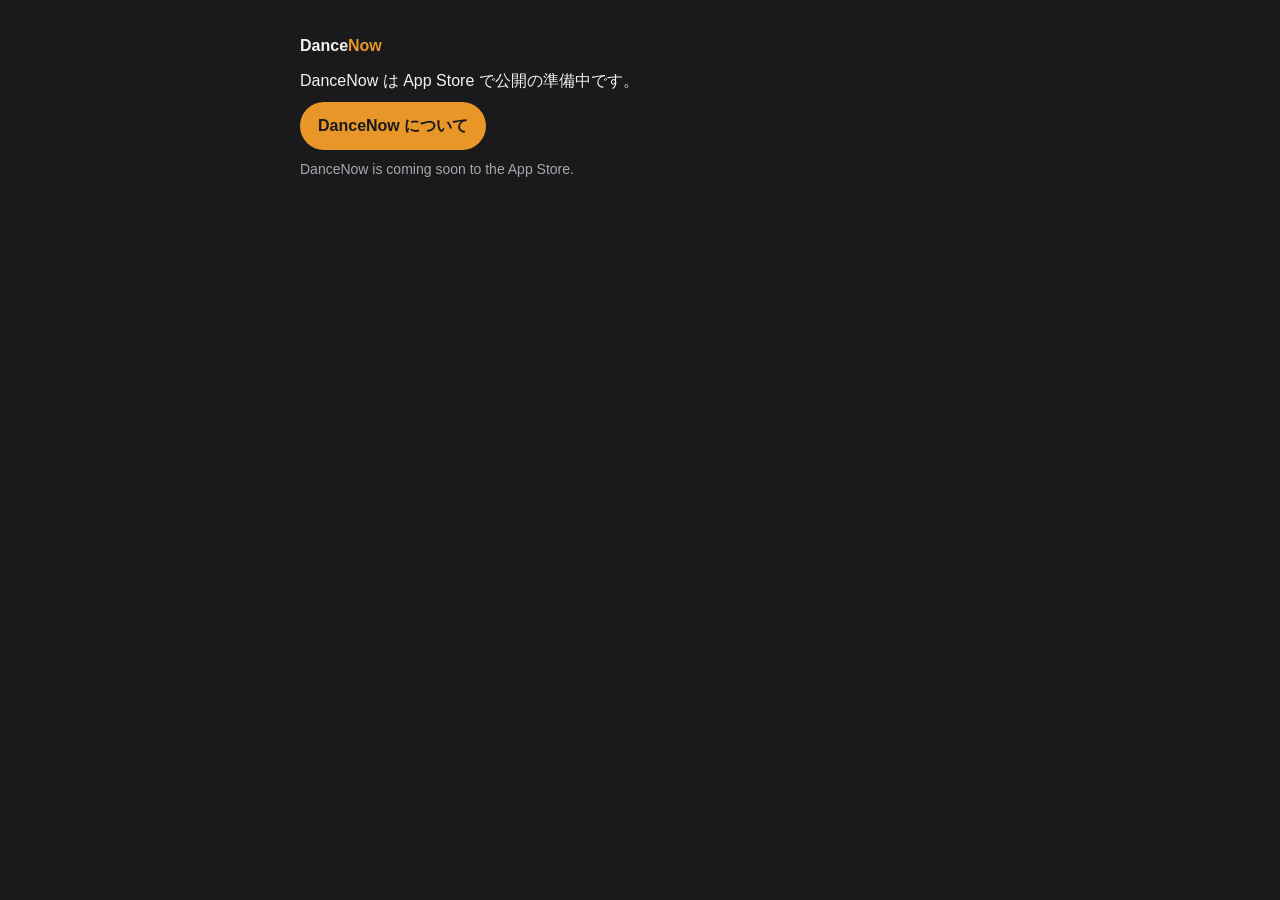
<file: dancenow/go/flyer/index.html>
<!DOCTYPE html>
<html lang="ja">
<head>
  <meta charset="utf-8">
  <meta name="viewport" content="width=device-width, initial-scale=1">
  <meta name="robots" content="noindex">
  <title>DanceNow — niyang.app</title>
  <meta property="og:type" content="website">
  <meta property="og:site_name" content="niyang.app">
  <meta property="og:title" content="DanceNow — Your formation. Your music. Your video.">
  <meta property="og:description" content="構成を、音つきの動画でメンバーに。">
  <meta property="og:url" content="https://niyang.app/dancenow/go/flyer/">
  <meta property="og:image" content="https://niyang.app/assets/og-image.png">
  <meta property="og:image:width" content="1200">
  <meta property="og:image:height" content="630">
  <meta name="twitter:card" content="summary_large_image">
  <meta name="twitter:image" content="https://niyang.app/assets/og-image.png">
  <link rel="stylesheet" href="/assets/style.css">
</head>
<body>
  <!-- このファイルは scripts/build-go-links.py が作る。手で直さない(経路: イベントのフライヤー・パンフ)。 -->
  <main>
    <p class="app"><strong>Dance<span style="color: var(--accent)">Now</span></strong></p>
    <p>DanceNow は App Store で公開の準備中です。</p>
    <p><a class="button" href="/dancenow/">DanceNow について</a></p>
    <p class="muted">DanceNow is coming soon to the App Store.</p>
  </main>
</body>
</html>
</file>
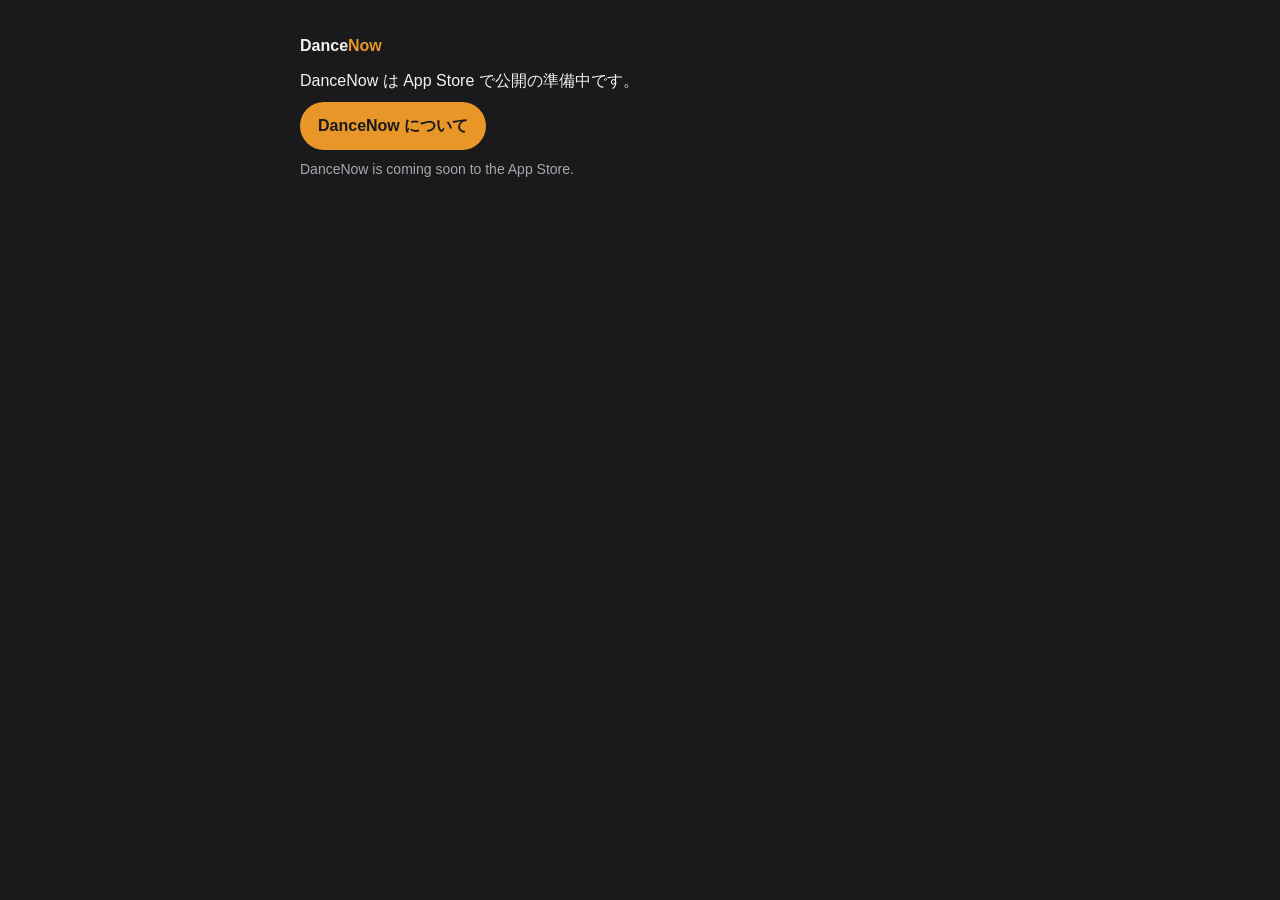
<file: dancenow/go/ig/index.html>
<!DOCTYPE html>
<html lang="ja">
<head>
  <meta charset="utf-8">
  <meta name="viewport" content="width=device-width, initial-scale=1">
  <meta name="robots" content="noindex">
  <title>DanceNow — niyang.app</title>
  <meta property="og:type" content="website">
  <meta property="og:site_name" content="niyang.app">
  <meta property="og:title" content="DanceNow — Your formation. Your music. Your video.">
  <meta property="og:description" content="構成を、音つきの動画でメンバーに。">
  <meta property="og:url" content="https://niyang.app/dancenow/go/ig/">
  <meta property="og:image" content="https://niyang.app/assets/og-image.png">
  <meta property="og:image:width" content="1200">
  <meta property="og:image:height" content="630">
  <meta name="twitter:card" content="summary_large_image">
  <meta name="twitter:image" content="https://niyang.app/assets/og-image.png">
  <link rel="stylesheet" href="/assets/style.css">
</head>
<body>
  <!-- このファイルは scripts/build-go-links.py が作る。手で直さない(経路: Instagram)。 -->
  <main>
    <p class="app"><strong>Dance<span style="color: var(--accent)">Now</span></strong></p>
    <p>DanceNow は App Store で公開の準備中です。</p>
    <p><a class="button" href="/dancenow/">DanceNow について</a></p>
    <p class="muted">DanceNow is coming soon to the App Store.</p>
  </main>
</body>
</html>
</file>
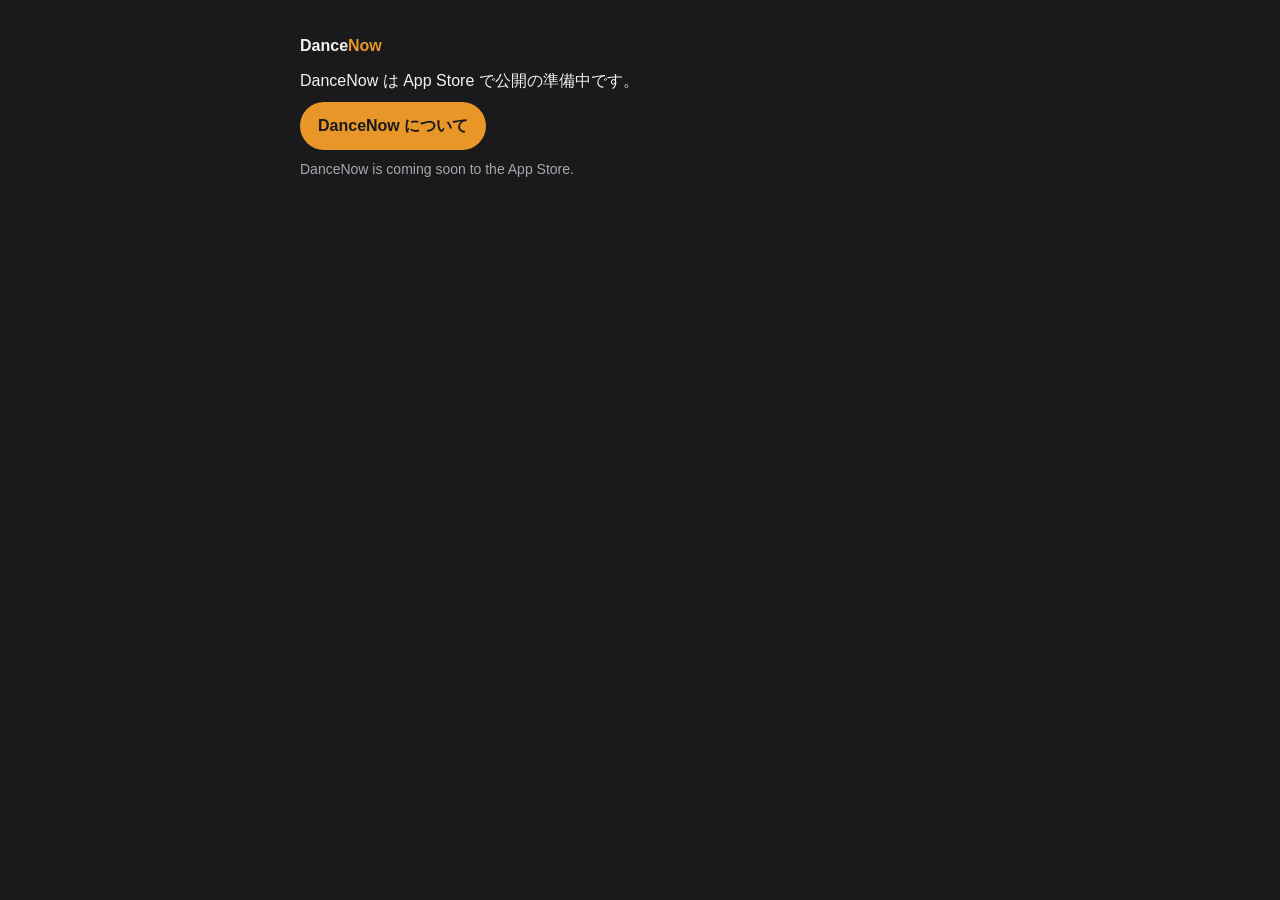
<file: dancenow/go/site/index.html>
<!DOCTYPE html>
<html lang="ja">
<head>
  <meta charset="utf-8">
  <meta name="viewport" content="width=device-width, initial-scale=1">
  <meta name="robots" content="noindex">
  <title>DanceNow — niyang.app</title>
  <meta property="og:type" content="website">
  <meta property="og:site_name" content="niyang.app">
  <meta property="og:title" content="DanceNow — Your formation. Your music. Your video.">
  <meta property="og:description" content="構成を、音つきの動画でメンバーに。">
  <meta property="og:url" content="https://niyang.app/dancenow/go/site/">
  <meta property="og:image" content="https://niyang.app/assets/og-image.png">
  <meta property="og:image:width" content="1200">
  <meta property="og:image:height" content="630">
  <meta name="twitter:card" content="summary_large_image">
  <meta name="twitter:image" content="https://niyang.app/assets/og-image.png">
  <link rel="stylesheet" href="/assets/style.css">
</head>
<body>
  <!-- このファイルは scripts/build-go-links.py が作る。手で直さない(経路: 製品ページのボタン)。 -->
  <main>
    <p class="app"><strong>Dance<span style="color: var(--accent)">Now</span></strong></p>
    <p>DanceNow は App Store で公開の準備中です。</p>
    <p><a class="button" href="/dancenow/">DanceNow について</a></p>
    <p class="muted">DanceNow is coming soon to the App Store.</p>
  </main>
</body>
</html>
</file>
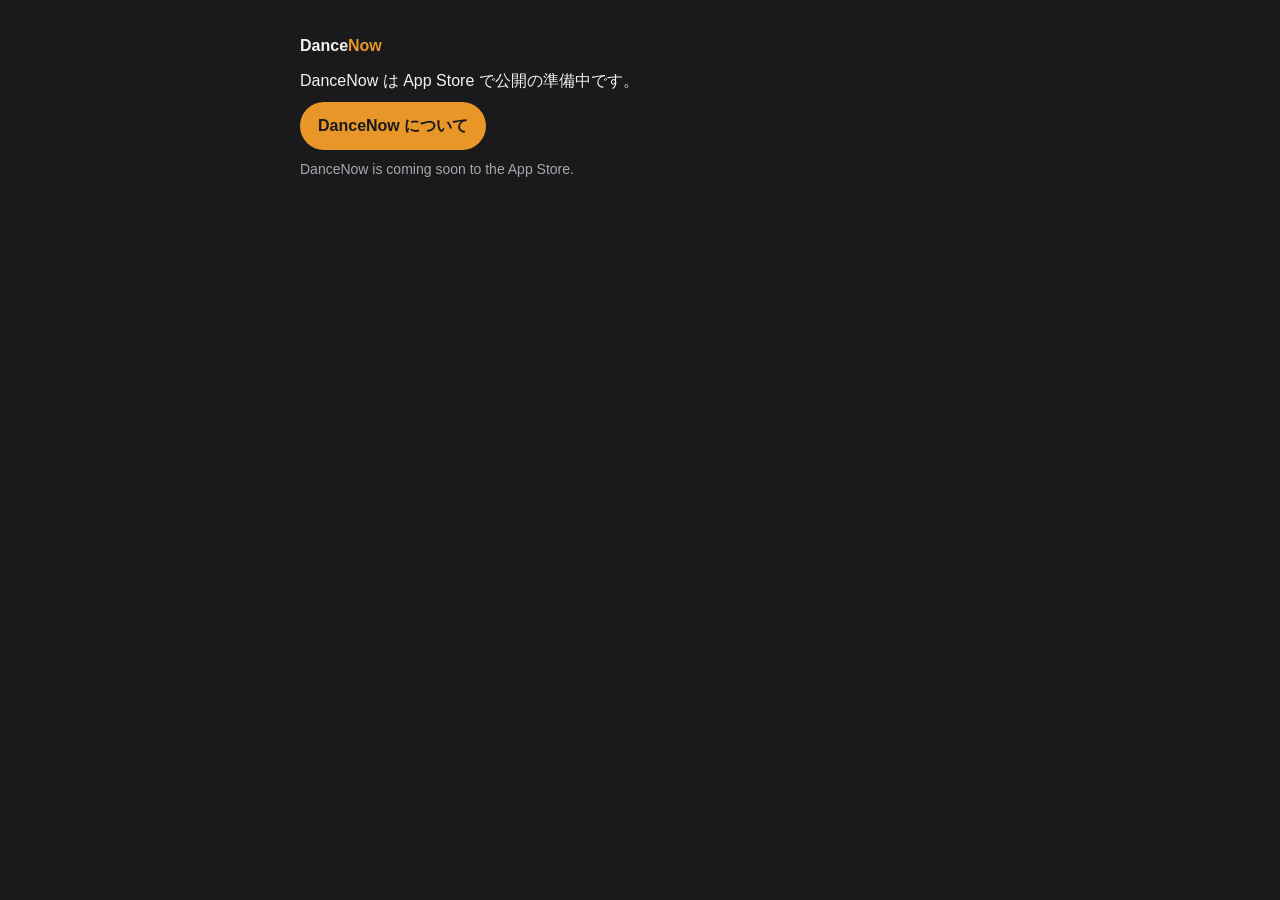
<file: dancenow/go/studio/index.html>
<!DOCTYPE html>
<html lang="ja">
<head>
  <meta charset="utf-8">
  <meta name="viewport" content="width=device-width, initial-scale=1">
  <meta name="robots" content="noindex">
  <title>DanceNow — niyang.app</title>
  <meta property="og:type" content="website">
  <meta property="og:site_name" content="niyang.app">
  <meta property="og:title" content="DanceNow — Your formation. Your music. Your video.">
  <meta property="og:description" content="構成を、音つきの動画でメンバーに。">
  <meta property="og:url" content="https://niyang.app/dancenow/go/studio/">
  <meta property="og:image" content="https://niyang.app/assets/og-image.png">
  <meta property="og:image:width" content="1200">
  <meta property="og:image:height" content="630">
  <meta name="twitter:card" content="summary_large_image">
  <meta name="twitter:image" content="https://niyang.app/assets/og-image.png">
  <link rel="stylesheet" href="/assets/style.css">
</head>
<body>
  <!-- このファイルは scripts/build-go-links.py が作る。手で直さない(経路: スタジオ掲示)。 -->
  <main>
    <p class="app"><strong>Dance<span style="color: var(--accent)">Now</span></strong></p>
    <p>DanceNow は App Store で公開の準備中です。</p>
    <p><a class="button" href="/dancenow/">DanceNow について</a></p>
    <p class="muted">DanceNow is coming soon to the App Store.</p>
  </main>
</body>
</html>
</file>
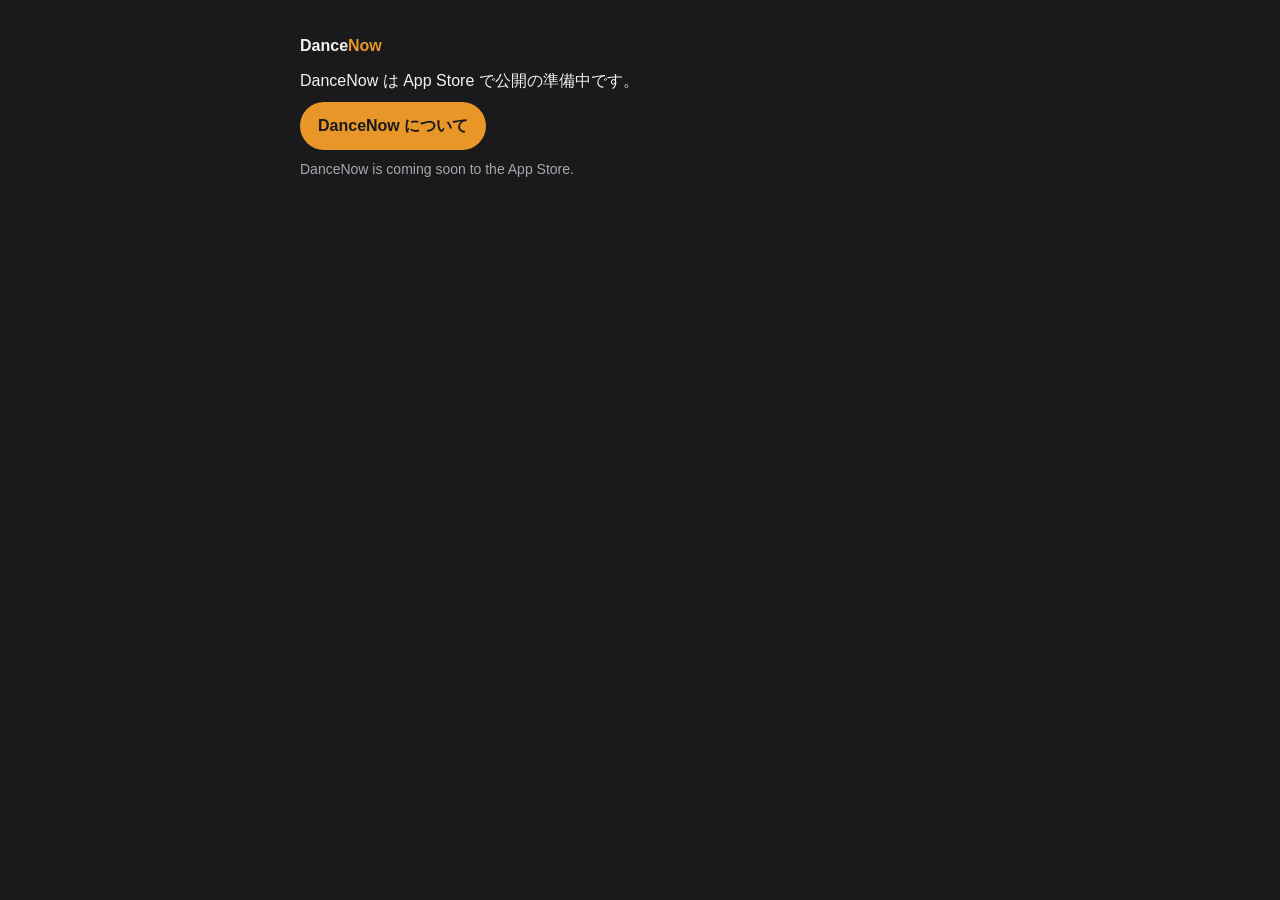
<file: dancenow/go/x/index.html>
<!DOCTYPE html>
<html lang="ja">
<head>
  <meta charset="utf-8">
  <meta name="viewport" content="width=device-width, initial-scale=1">
  <meta name="robots" content="noindex">
  <title>DanceNow — niyang.app</title>
  <meta property="og:type" content="website">
  <meta property="og:site_name" content="niyang.app">
  <meta property="og:title" content="DanceNow — Your formation. Your music. Your video.">
  <meta property="og:description" content="構成を、音つきの動画でメンバーに。">
  <meta property="og:url" content="https://niyang.app/dancenow/go/x/">
  <meta property="og:image" content="https://niyang.app/assets/og-image.png">
  <meta property="og:image:width" content="1200">
  <meta property="og:image:height" content="630">
  <meta name="twitter:card" content="summary_large_image">
  <meta name="twitter:image" content="https://niyang.app/assets/og-image.png">
  <link rel="stylesheet" href="/assets/style.css">
</head>
<body>
  <!-- このファイルは scripts/build-go-links.py が作る。手で直さない(経路: X)。 -->
  <main>
    <p class="app"><strong>Dance<span style="color: var(--accent)">Now</span></strong></p>
    <p>DanceNow は App Store で公開の準備中です。</p>
    <p><a class="button" href="/dancenow/">DanceNow について</a></p>
    <p class="muted">DanceNow is coming soon to the App Store.</p>
  </main>
</body>
</html>
</file>
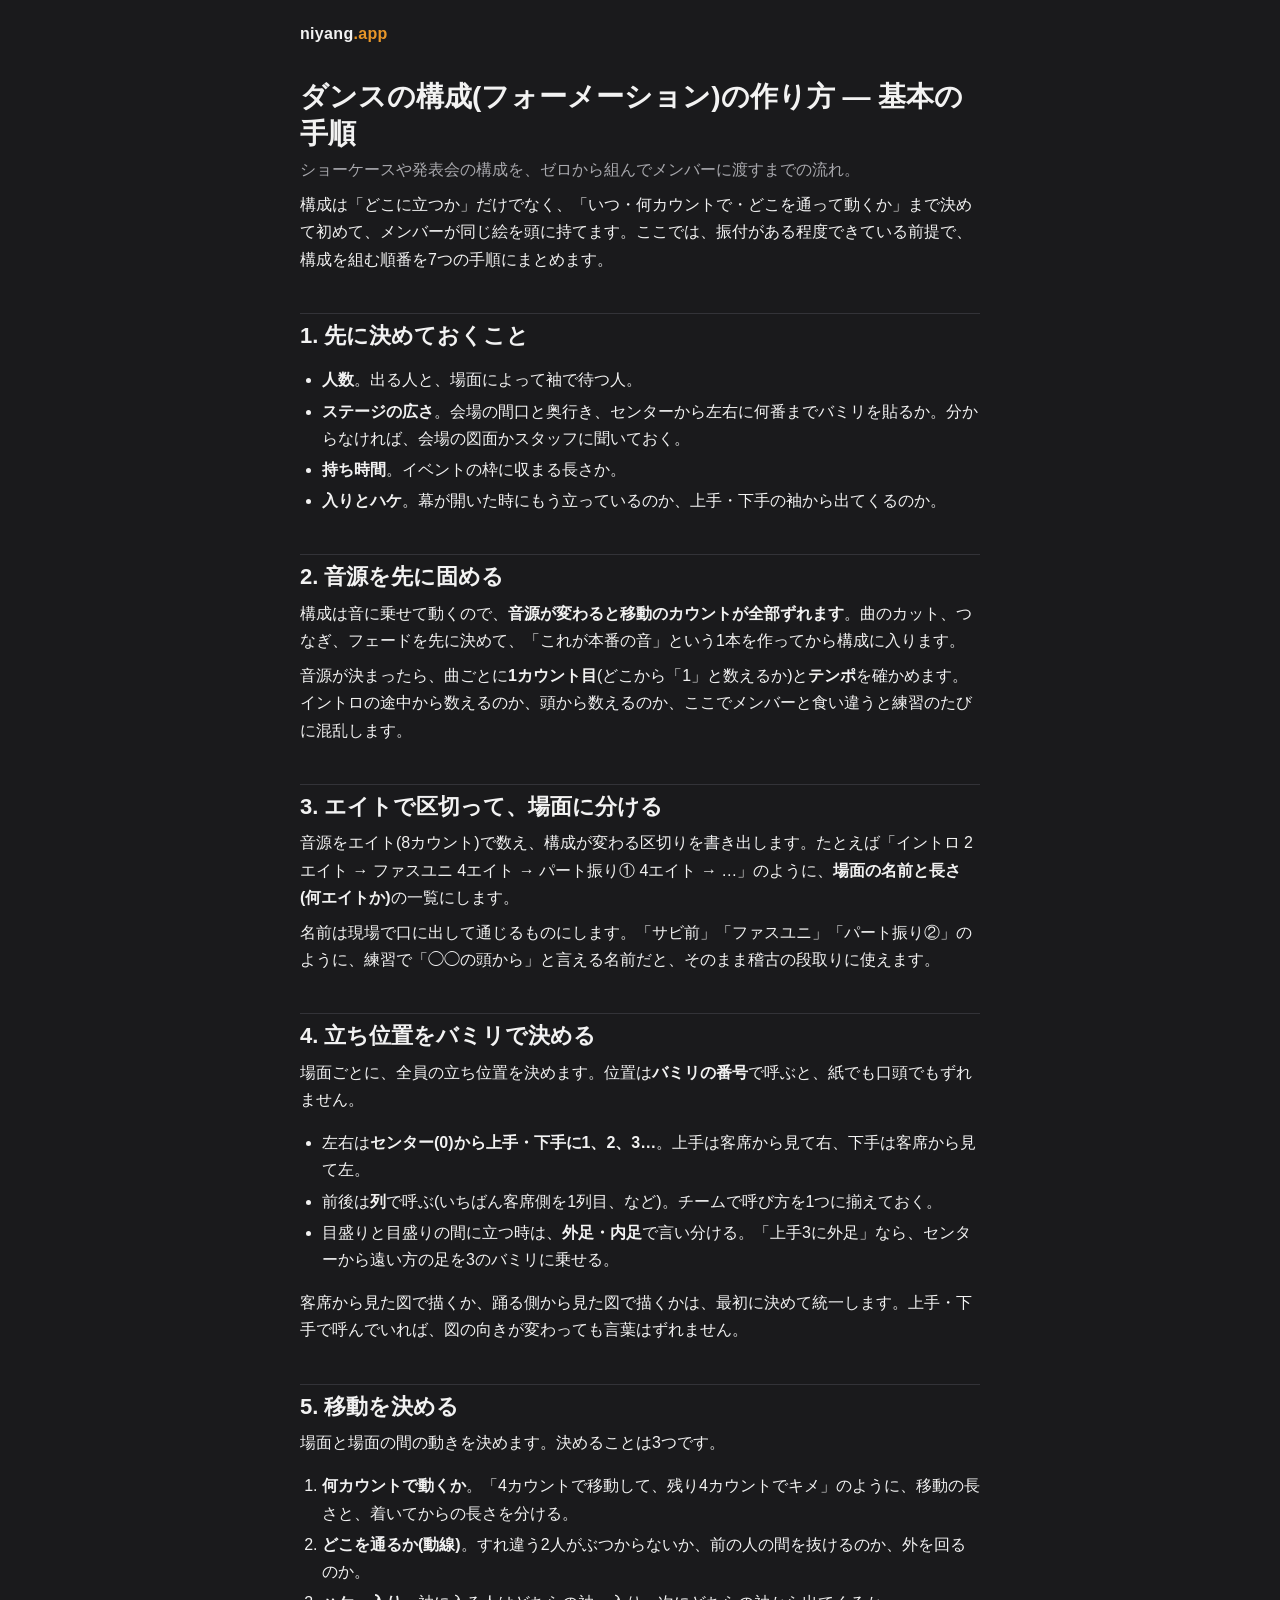
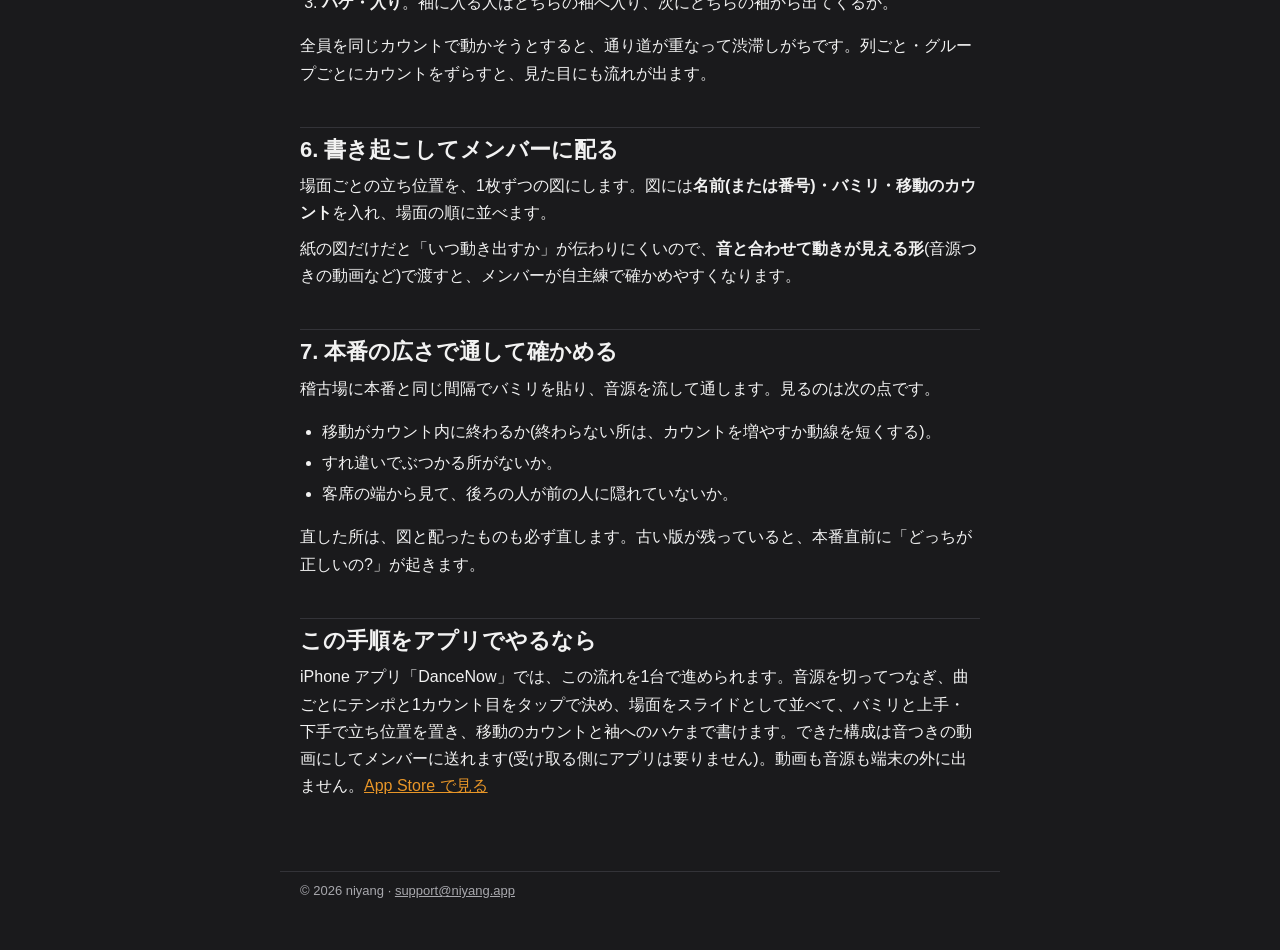
<file: dancenow/guide/formation-basics/index.html>
<!DOCTYPE html>
<html lang="ja">
<head>
  <meta charset="utf-8">
  <meta name="viewport" content="width=device-width, initial-scale=1">
  <!-- 下書き(2026-09-25)。承認されるまで検索に出さない。外し方は README.md の「ガイド記事」。
       製品ページ(/dancenow/)からはリンクしない。 -->
  <meta name="robots" content="noindex">
  <title>ダンスの構成(フォーメーション)の作り方 — 基本の手順 — niyang.app</title>
  <meta name="description" content="ダンスの構成(フォーメーション)を作る基本の手順。音源を固め、エイトで区切り、バミリで立ち位置を決め、移動のカウントと動線を決めて、メンバーに配るまで。">
  <meta property="og:type" content="article">
  <meta property="og:site_name" content="niyang.app">
  <meta property="og:locale" content="ja_JP">
  <meta property="og:title" content="ダンスの構成(フォーメーション)の作り方 — 基本の手順">
  <meta property="og:description" content="音源を固め、エイトで区切り、バミリで立ち位置を決め、移動のカウントと動線を決めて、メンバーに配るまで。">
  <meta property="og:url" content="https://niyang.app/dancenow/guide/formation-basics/">
  <meta property="og:image" content="https://niyang.app/assets/og-image.png">
  <meta property="og:image:width" content="1200">
  <meta property="og:image:height" content="630">
  <meta name="twitter:card" content="summary_large_image">
  <meta name="twitter:title" content="ダンスの構成(フォーメーション)の作り方 — 基本の手順">
  <meta name="twitter:description" content="音源を固め、エイトで区切り、バミリで立ち位置を決め、移動のカウントと動線を決めて、メンバーに配るまで。">
  <meta name="twitter:image" content="https://niyang.app/assets/og-image.png">
  <link rel="stylesheet" href="/assets/style.css">
</head>
<body>
  <header class="site">
    <a class="brand" href="/">niyang<span>.app</span></a>
  </header>

  <main>
    <article lang="ja">
      <h1>ダンスの構成(フォーメーション)の作り方 — 基本の手順</h1>
      <p class="tagline">ショーケースや発表会の構成を、ゼロから組んでメンバーに渡すまでの流れ。</p>

      <p>構成は「どこに立つか」だけでなく、「いつ・何カウントで・どこを通って動くか」まで決めて初めて、メンバーが同じ絵を頭に持てます。ここでは、振付がある程度できている前提で、構成を組む順番を7つの手順にまとめます。</p>

      <h2>1. 先に決めておくこと</h2>
      <ul>
        <li><strong>人数</strong>。出る人と、場面によって袖で待つ人。</li>
        <li><strong>ステージの広さ</strong>。会場の間口と奥行き、センターから左右に何番までバミリを貼るか。分からなければ、会場の図面かスタッフに聞いておく。</li>
        <li><strong>持ち時間</strong>。イベントの枠に収まる長さか。</li>
        <li><strong>入りとハケ</strong>。幕が開いた時にもう立っているのか、上手・下手の袖から出てくるのか。</li>
      </ul>

      <h2>2. 音源を先に固める</h2>
      <p>構成は音に乗せて動くので、<strong>音源が変わると移動のカウントが全部ずれます</strong>。曲のカット、つなぎ、フェードを先に決めて、「これが本番の音」という1本を作ってから構成に入ります。</p>
      <p>音源が決まったら、曲ごとに<strong>1カウント目</strong>(どこから「1」と数えるか)と<strong>テンポ</strong>を確かめます。イントロの途中から数えるのか、頭から数えるのか、ここでメンバーと食い違うと練習のたびに混乱します。</p>

      <h2>3. エイトで区切って、場面に分ける</h2>
      <p>音源をエイト(8カウント)で数え、構成が変わる区切りを書き出します。たとえば「イントロ 2エイト → ファスユニ 4エイト → パート振り① 4エイト → …」のように、<strong>場面の名前と長さ(何エイトか)</strong>の一覧にします。</p>
      <p>名前は現場で口に出して通じるものにします。「サビ前」「ファスユニ」「パート振り②」のように、練習で「◯◯の頭から」と言える名前だと、そのまま稽古の段取りに使えます。</p>

      <h2>4. 立ち位置をバミリで決める</h2>
      <p>場面ごとに、全員の立ち位置を決めます。位置は<strong>バミリの番号</strong>で呼ぶと、紙でも口頭でもずれません。</p>
      <ul>
        <li>左右は<strong>センター(0)から上手・下手に1、2、3…</strong>。上手は客席から見て右、下手は客席から見て左。</li>
        <li>前後は<strong>列</strong>で呼ぶ(いちばん客席側を1列目、など)。チームで呼び方を1つに揃えておく。</li>
        <li>目盛りと目盛りの間に立つ時は、<strong>外足・内足</strong>で言い分ける。「上手3に外足」なら、センターから遠い方の足を3のバミリに乗せる。</li>
      </ul>
      <p>客席から見た図で描くか、踊る側から見た図で描くかは、最初に決めて統一します。上手・下手で呼んでいれば、図の向きが変わっても言葉はずれません。</p>

      <h2>5. 移動を決める</h2>
      <p>場面と場面の間の動きを決めます。決めることは3つです。</p>
      <ol>
        <li><strong>何カウントで動くか</strong>。「4カウントで移動して、残り4カウントでキメ」のように、移動の長さと、着いてからの長さを分ける。</li>
        <li><strong>どこを通るか(動線)</strong>。すれ違う2人がぶつからないか、前の人の間を抜けるのか、外を回るのか。</li>
        <li><strong>ハケ・入り</strong>。袖に入る人はどちらの袖へ入り、次にどちらの袖から出てくるか。</li>
      </ol>
      <p>全員を同じカウントで動かそうとすると、通り道が重なって渋滞しがちです。列ごと・グループごとにカウントをずらすと、見た目にも流れが出ます。</p>

      <h2>6. 書き起こしてメンバーに配る</h2>
      <p>場面ごとの立ち位置を、1枚ずつの図にします。図には<strong>名前(または番号)・バミリ・移動のカウント</strong>を入れ、場面の順に並べます。</p>
      <p>紙の図だけだと「いつ動き出すか」が伝わりにくいので、<strong>音と合わせて動きが見える形</strong>(音源つきの動画など)で渡すと、メンバーが自主練で確かめやすくなります。</p>

      <h2>7. 本番の広さで通して確かめる</h2>
      <p>稽古場に本番と同じ間隔でバミリを貼り、音源を流して通します。見るのは次の点です。</p>
      <ul>
        <li>移動がカウント内に終わるか(終わらない所は、カウントを増やすか動線を短くする)。</li>
        <li>すれ違いでぶつかる所がないか。</li>
        <li>客席の端から見て、後ろの人が前の人に隠れていないか。</li>
      </ul>
      <p>直した所は、図と配ったものも必ず直します。古い版が残っていると、本番直前に「どっちが正しいの?」が起きます。</p>

      <h2>この手順をアプリでやるなら</h2>
      <p>iPhone アプリ「DanceNow」では、この流れを1台で進められます。音源を切ってつなぎ、曲ごとにテンポと1カウント目をタップで決め、場面をスライドとして並べて、バミリと上手・下手で立ち位置を置き、移動のカウントと袖へのハケまで書けます。できた構成は音つきの動画にしてメンバーに送れます(受け取る側にアプリは要りません)。動画も音源も端末の外に出ません。<a href="/dancenow/go/site/">App Store で見る</a></p>
    </article>
  </main>

  <footer>
    <p>© 2026 niyang · <a href="mailto:support@niyang.app">support@niyang.app</a></p>
  </footer>
</body>
</html>
</file>
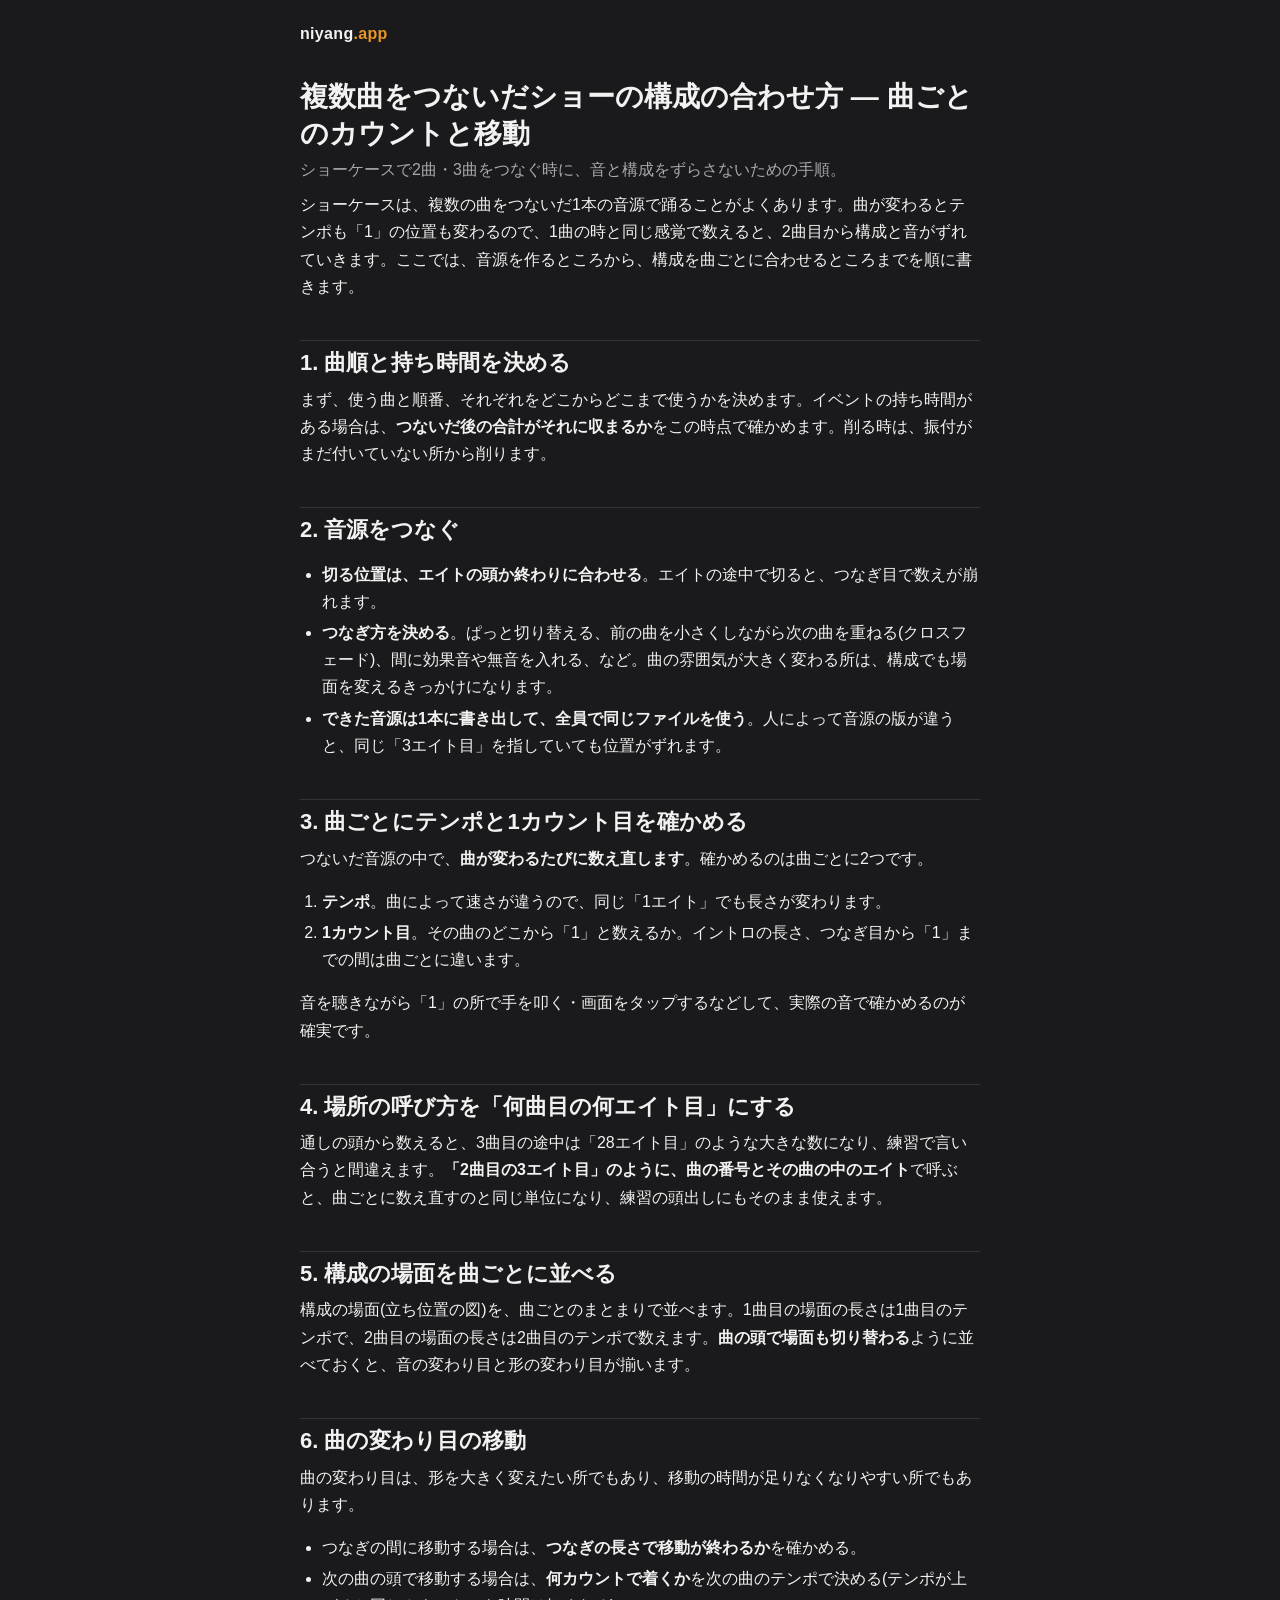
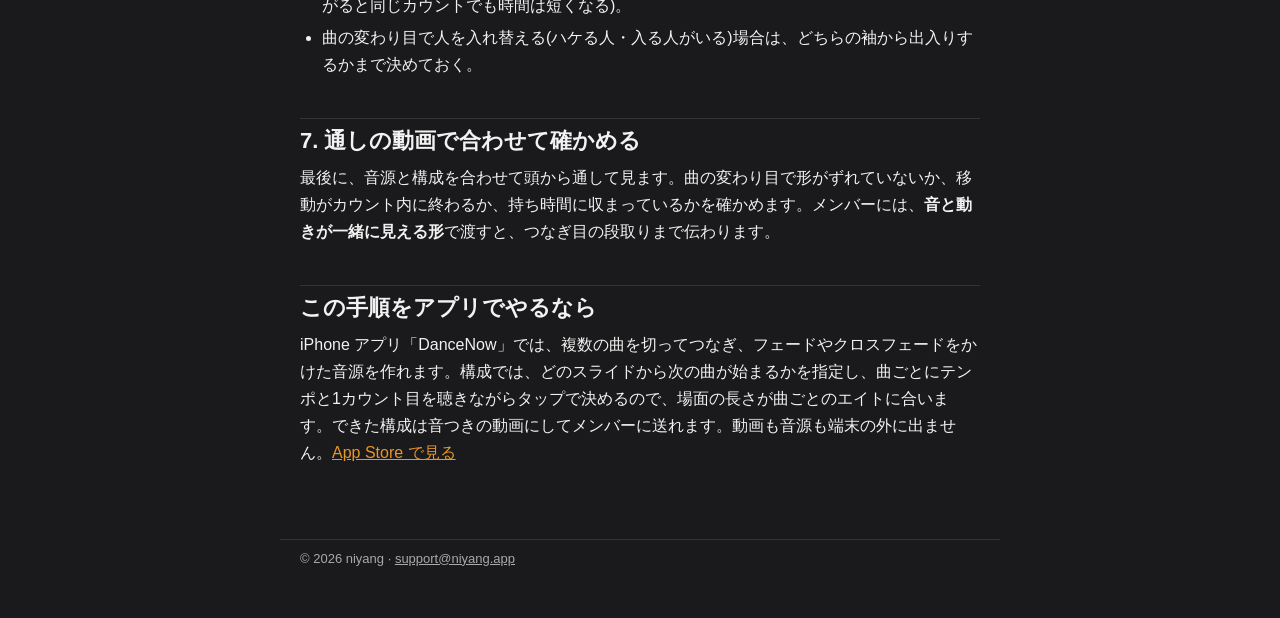
<file: dancenow/guide/multi-song-show/index.html>
<!DOCTYPE html>
<html lang="ja">
<head>
  <meta charset="utf-8">
  <meta name="viewport" content="width=device-width, initial-scale=1">
  <!-- 下書き(2026-09-25)。承認されるまで検索に出さない。外し方は README.md の「ガイド記事」。
       製品ページ(/dancenow/)からはリンクしない。 -->
  <meta name="robots" content="noindex">
  <title>複数曲をつないだショーの構成の合わせ方 — 曲ごとのカウントと移動 — niyang.app</title>
  <meta name="description" content="複数の曲をつないだショーケースで、音源のつなぎ方、曲ごとのテンポと1カウント目、曲の変わり目での移動、持ち時間の合わせ方をまとめます。">
  <meta property="og:type" content="article">
  <meta property="og:site_name" content="niyang.app">
  <meta property="og:locale" content="ja_JP">
  <meta property="og:title" content="複数曲をつないだショーの構成の合わせ方 — 曲ごとのカウントと移動">
  <meta property="og:description" content="音源のつなぎ方、曲ごとのテンポと1カウント目、曲の変わり目での移動、持ち時間の合わせ方。">
  <meta property="og:url" content="https://niyang.app/dancenow/guide/multi-song-show/">
  <meta property="og:image" content="https://niyang.app/assets/og-image.png">
  <meta property="og:image:width" content="1200">
  <meta property="og:image:height" content="630">
  <meta name="twitter:card" content="summary_large_image">
  <meta name="twitter:title" content="複数曲をつないだショーの構成の合わせ方 — 曲ごとのカウントと移動">
  <meta name="twitter:description" content="音源のつなぎ方、曲ごとのテンポと1カウント目、曲の変わり目での移動、持ち時間の合わせ方。">
  <meta name="twitter:image" content="https://niyang.app/assets/og-image.png">
  <link rel="stylesheet" href="/assets/style.css">
</head>
<body>
  <header class="site">
    <a class="brand" href="/">niyang<span>.app</span></a>
  </header>

  <main>
    <article lang="ja">
      <h1>複数曲をつないだショーの構成の合わせ方 — 曲ごとのカウントと移動</h1>
      <p class="tagline">ショーケースで2曲・3曲をつなぐ時に、音と構成をずらさないための手順。</p>

      <p>ショーケースは、複数の曲をつないだ1本の音源で踊ることがよくあります。曲が変わるとテンポも「1」の位置も変わるので、1曲の時と同じ感覚で数えると、2曲目から構成と音がずれていきます。ここでは、音源を作るところから、構成を曲ごとに合わせるところまでを順に書きます。</p>

      <h2>1. 曲順と持ち時間を決める</h2>
      <p>まず、使う曲と順番、それぞれをどこからどこまで使うかを決めます。イベントの持ち時間がある場合は、<strong>つないだ後の合計がそれに収まるか</strong>をこの時点で確かめます。削る時は、振付がまだ付いていない所から削ります。</p>

      <h2>2. 音源をつなぐ</h2>
      <ul>
        <li><strong>切る位置は、エイトの頭か終わりに合わせる</strong>。エイトの途中で切ると、つなぎ目で数えが崩れます。</li>
        <li><strong>つなぎ方を決める</strong>。ぱっと切り替える、前の曲を小さくしながら次の曲を重ねる(クロスフェード)、間に効果音や無音を入れる、など。曲の雰囲気が大きく変わる所は、構成でも場面を変えるきっかけになります。</li>
        <li><strong>できた音源は1本に書き出して、全員で同じファイルを使う</strong>。人によって音源の版が違うと、同じ「3エイト目」を指していても位置がずれます。</li>
      </ul>

      <h2>3. 曲ごとにテンポと1カウント目を確かめる</h2>
      <p>つないだ音源の中で、<strong>曲が変わるたびに数え直します</strong>。確かめるのは曲ごとに2つです。</p>
      <ol>
        <li><strong>テンポ</strong>。曲によって速さが違うので、同じ「1エイト」でも長さが変わります。</li>
        <li><strong>1カウント目</strong>。その曲のどこから「1」と数えるか。イントロの長さ、つなぎ目から「1」までの間は曲ごとに違います。</li>
      </ol>
      <p>音を聴きながら「1」の所で手を叩く・画面をタップするなどして、実際の音で確かめるのが確実です。</p>

      <h2>4. 場所の呼び方を「何曲目の何エイト目」にする</h2>
      <p>通しの頭から数えると、3曲目の途中は「28エイト目」のような大きな数になり、練習で言い合うと間違えます。<strong>「2曲目の3エイト目」のように、曲の番号とその曲の中のエイト</strong>で呼ぶと、曲ごとに数え直すのと同じ単位になり、練習の頭出しにもそのまま使えます。</p>

      <h2>5. 構成の場面を曲ごとに並べる</h2>
      <p>構成の場面(立ち位置の図)を、曲ごとのまとまりで並べます。1曲目の場面の長さは1曲目のテンポで、2曲目の場面の長さは2曲目のテンポで数えます。<strong>曲の頭で場面も切り替わる</strong>ように並べておくと、音の変わり目と形の変わり目が揃います。</p>

      <h2>6. 曲の変わり目の移動</h2>
      <p>曲の変わり目は、形を大きく変えたい所でもあり、移動の時間が足りなくなりやすい所でもあります。</p>
      <ul>
        <li>つなぎの間に移動する場合は、<strong>つなぎの長さで移動が終わるか</strong>を確かめる。</li>
        <li>次の曲の頭で移動する場合は、<strong>何カウントで着くか</strong>を次の曲のテンポで決める(テンポが上がると同じカウントでも時間は短くなる)。</li>
        <li>曲の変わり目で人を入れ替える(ハケる人・入る人がいる)場合は、どちらの袖から出入りするかまで決めておく。</li>
      </ul>

      <h2>7. 通しの動画で合わせて確かめる</h2>
      <p>最後に、音源と構成を合わせて頭から通して見ます。曲の変わり目で形がずれていないか、移動がカウント内に終わるか、持ち時間に収まっているかを確かめます。メンバーには、<strong>音と動きが一緒に見える形</strong>で渡すと、つなぎ目の段取りまで伝わります。</p>

      <h2>この手順をアプリでやるなら</h2>
      <p>iPhone アプリ「DanceNow」では、複数の曲を切ってつなぎ、フェードやクロスフェードをかけた音源を作れます。構成では、どのスライドから次の曲が始まるかを指定し、曲ごとにテンポと1カウント目を聴きながらタップで決めるので、場面の長さが曲ごとのエイトに合います。できた構成は音つきの動画にしてメンバーに送れます。動画も音源も端末の外に出ません。<a href="/dancenow/go/site/">App Store で見る</a></p>
    </article>
  </main>

  <footer>
    <p>© 2026 niyang · <a href="mailto:support@niyang.app">support@niyang.app</a></p>
  </footer>
</body>
</html>
</file>
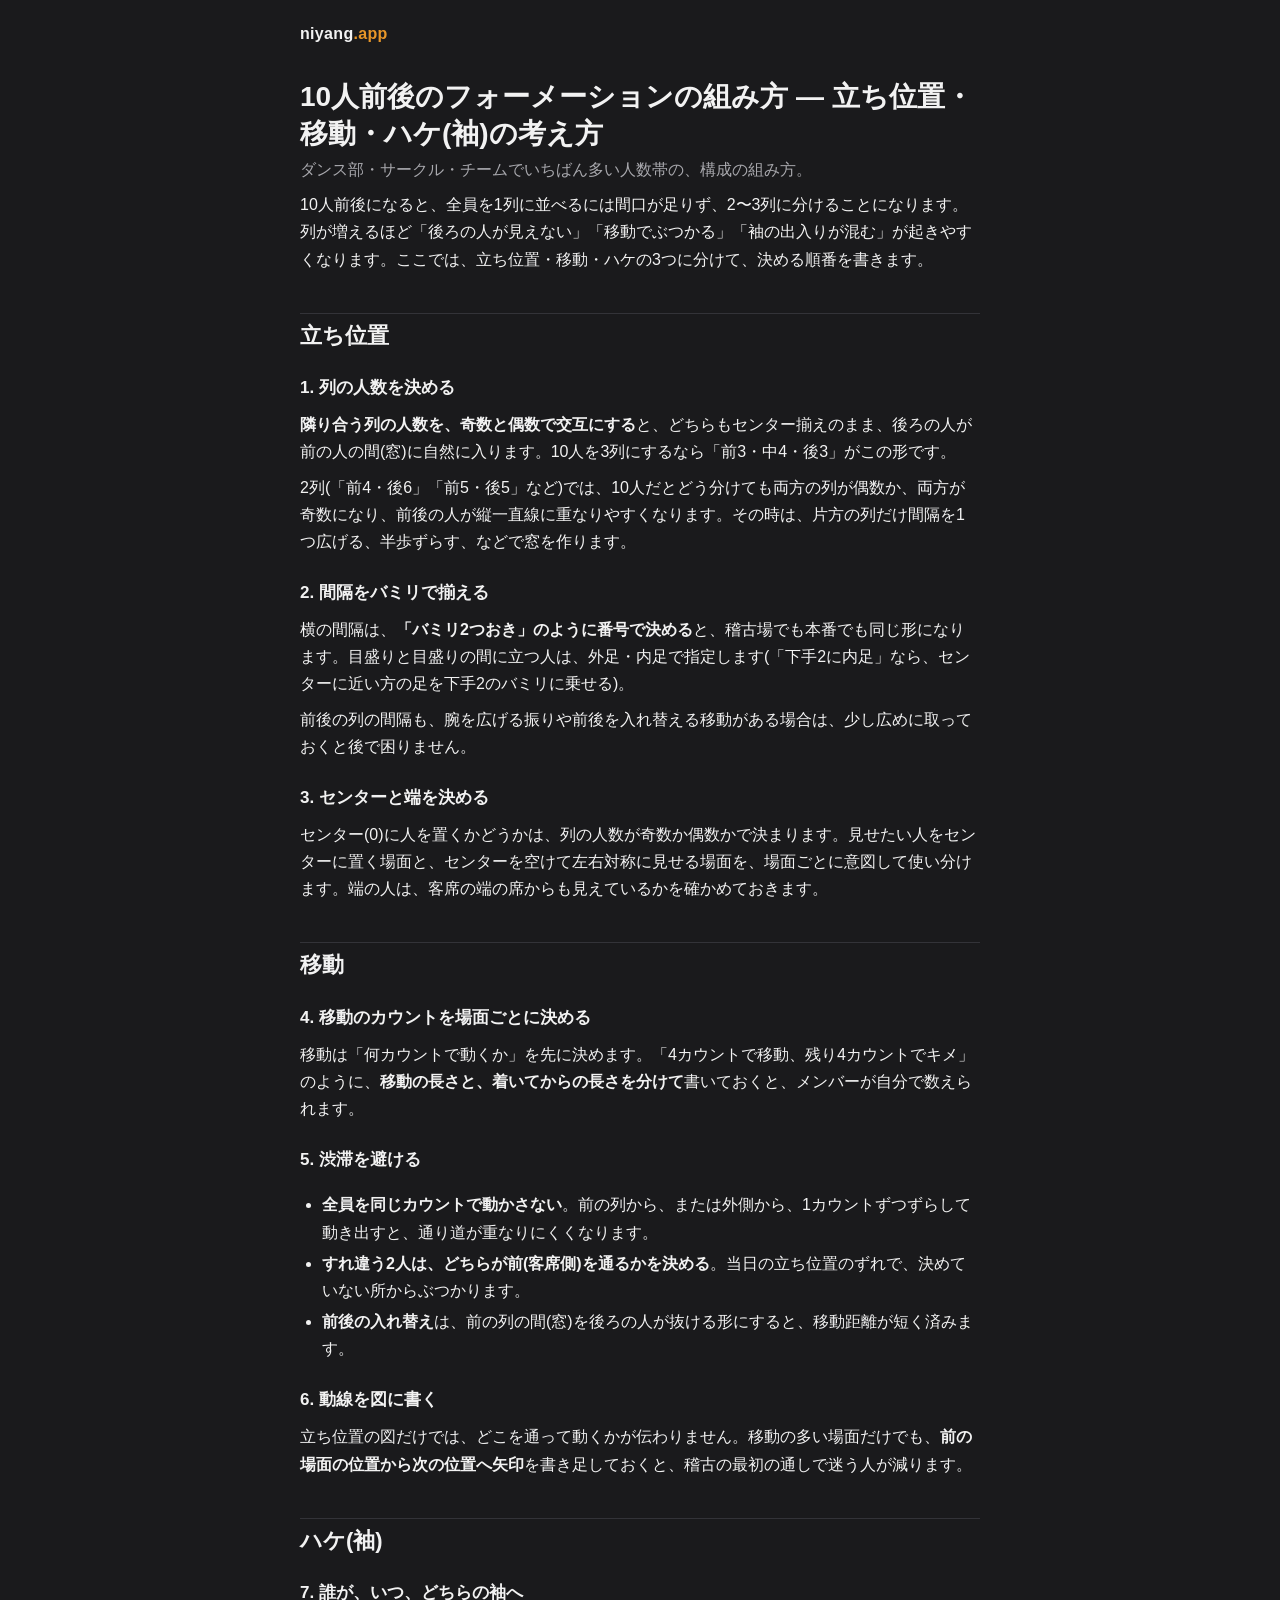
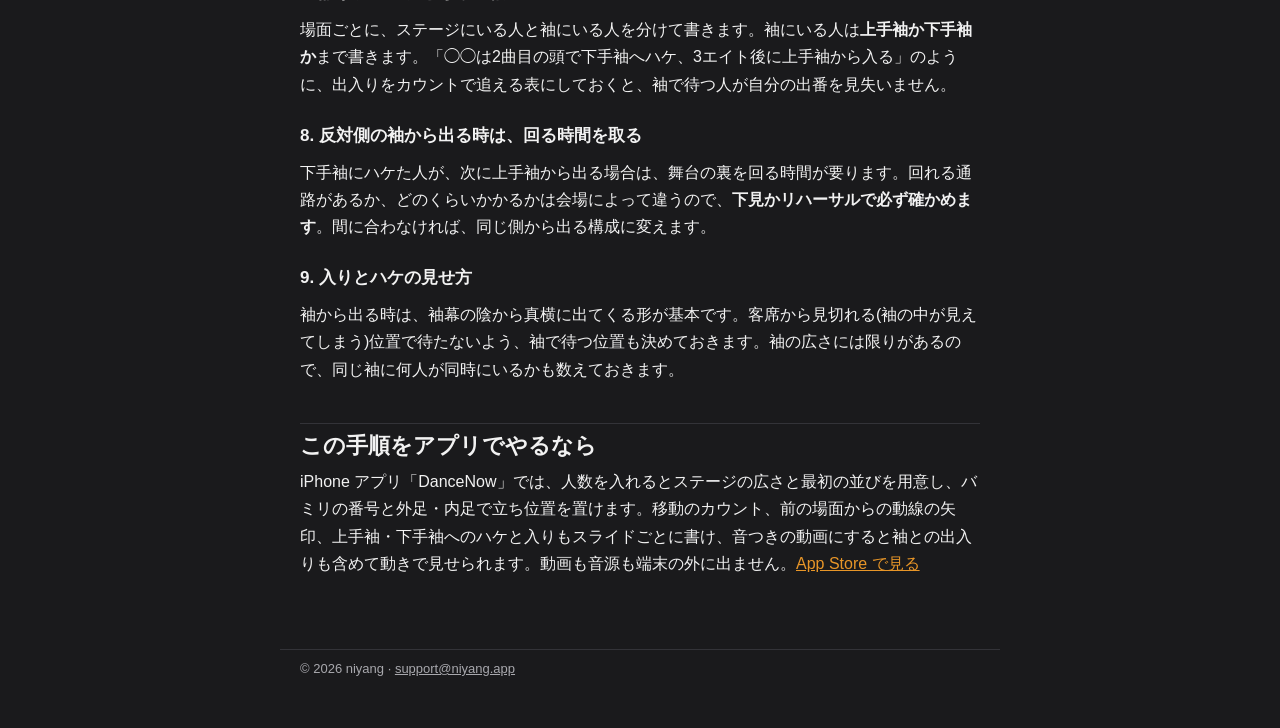
<file: dancenow/guide/ten-dancers/index.html>
<!DOCTYPE html>
<html lang="ja">
<head>
  <meta charset="utf-8">
  <meta name="viewport" content="width=device-width, initial-scale=1">
  <!-- 下書き(2026-09-25)。承認されるまで検索に出さない。外し方は README.md の「ガイド記事」。
       製品ページ(/dancenow/)からはリンクしない。 -->
  <meta name="robots" content="noindex">
  <title>10人前後のフォーメーションの組み方 — 立ち位置・移動・ハケ(袖)の考え方 — niyang.app</title>
  <meta name="description" content="10人前後のダンスの構成で、立ち位置の組み方、移動の渋滞を避ける方法、上手・下手の袖へのハケと入りの段取りをまとめます。">
  <meta property="og:type" content="article">
  <meta property="og:site_name" content="niyang.app">
  <meta property="og:locale" content="ja_JP">
  <meta property="og:title" content="10人前後のフォーメーションの組み方 — 立ち位置・移動・ハケ(袖)の考え方">
  <meta property="og:description" content="立ち位置の組み方、移動の渋滞を避ける方法、上手・下手の袖へのハケと入りの段取り。">
  <meta property="og:url" content="https://niyang.app/dancenow/guide/ten-dancers/">
  <meta property="og:image" content="https://niyang.app/assets/og-image.png">
  <meta property="og:image:width" content="1200">
  <meta property="og:image:height" content="630">
  <meta name="twitter:card" content="summary_large_image">
  <meta name="twitter:title" content="10人前後のフォーメーションの組み方 — 立ち位置・移動・ハケ(袖)の考え方">
  <meta name="twitter:description" content="立ち位置の組み方、移動の渋滞を避ける方法、上手・下手の袖へのハケと入りの段取り。">
  <meta name="twitter:image" content="https://niyang.app/assets/og-image.png">
  <link rel="stylesheet" href="/assets/style.css">
</head>
<body>
  <header class="site">
    <a class="brand" href="/">niyang<span>.app</span></a>
  </header>

  <main>
    <article lang="ja">
      <h1>10人前後のフォーメーションの組み方 — 立ち位置・移動・ハケ(袖)の考え方</h1>
      <p class="tagline">ダンス部・サークル・チームでいちばん多い人数帯の、構成の組み方。</p>

      <p>10人前後になると、全員を1列に並べるには間口が足りず、2〜3列に分けることになります。列が増えるほど「後ろの人が見えない」「移動でぶつかる」「袖の出入りが混む」が起きやすくなります。ここでは、立ち位置・移動・ハケの3つに分けて、決める順番を書きます。</p>

      <h2>立ち位置</h2>

      <h3>1. 列の人数を決める</h3>
      <p><strong>隣り合う列の人数を、奇数と偶数で交互にする</strong>と、どちらもセンター揃えのまま、後ろの人が前の人の間(窓)に自然に入ります。10人を3列にするなら「前3・中4・後3」がこの形です。</p>
      <p>2列(「前4・後6」「前5・後5」など)では、10人だとどう分けても両方の列が偶数か、両方が奇数になり、前後の人が縦一直線に重なりやすくなります。その時は、片方の列だけ間隔を1つ広げる、半歩ずらす、などで窓を作ります。</p>

      <h3>2. 間隔をバミリで揃える</h3>
      <p>横の間隔は、<strong>「バミリ2つおき」のように番号で決める</strong>と、稽古場でも本番でも同じ形になります。目盛りと目盛りの間に立つ人は、外足・内足で指定します(「下手2に内足」なら、センターに近い方の足を下手2のバミリに乗せる)。</p>
      <p>前後の列の間隔も、腕を広げる振りや前後を入れ替える移動がある場合は、少し広めに取っておくと後で困りません。</p>

      <h3>3. センターと端を決める</h3>
      <p>センター(0)に人を置くかどうかは、列の人数が奇数か偶数かで決まります。見せたい人をセンターに置く場面と、センターを空けて左右対称に見せる場面を、場面ごとに意図して使い分けます。端の人は、客席の端の席からも見えているかを確かめておきます。</p>

      <h2>移動</h2>

      <h3>4. 移動のカウントを場面ごとに決める</h3>
      <p>移動は「何カウントで動くか」を先に決めます。「4カウントで移動、残り4カウントでキメ」のように、<strong>移動の長さと、着いてからの長さを分けて</strong>書いておくと、メンバーが自分で数えられます。</p>

      <h3>5. 渋滞を避ける</h3>
      <ul>
        <li><strong>全員を同じカウントで動かさない</strong>。前の列から、または外側から、1カウントずつずらして動き出すと、通り道が重なりにくくなります。</li>
        <li><strong>すれ違う2人は、どちらが前(客席側)を通るかを決める</strong>。当日の立ち位置のずれで、決めていない所からぶつかります。</li>
        <li><strong>前後の入れ替え</strong>は、前の列の間(窓)を後ろの人が抜ける形にすると、移動距離が短く済みます。</li>
      </ul>

      <h3>6. 動線を図に書く</h3>
      <p>立ち位置の図だけでは、どこを通って動くかが伝わりません。移動の多い場面だけでも、<strong>前の場面の位置から次の位置へ矢印</strong>を書き足しておくと、稽古の最初の通しで迷う人が減ります。</p>

      <h2>ハケ(袖)</h2>

      <h3>7. 誰が、いつ、どちらの袖へ</h3>
      <p>場面ごとに、ステージにいる人と袖にいる人を分けて書きます。袖にいる人は<strong>上手袖か下手袖か</strong>まで書きます。「◯◯は2曲目の頭で下手袖へハケ、3エイト後に上手袖から入る」のように、出入りをカウントで追える表にしておくと、袖で待つ人が自分の出番を見失いません。</p>

      <h3>8. 反対側の袖から出る時は、回る時間を取る</h3>
      <p>下手袖にハケた人が、次に上手袖から出る場合は、舞台の裏を回る時間が要ります。回れる通路があるか、どのくらいかかるかは会場によって違うので、<strong>下見かリハーサルで必ず確かめます</strong>。間に合わなければ、同じ側から出る構成に変えます。</p>

      <h3>9. 入りとハケの見せ方</h3>
      <p>袖から出る時は、袖幕の陰から真横に出てくる形が基本です。客席から見切れる(袖の中が見えてしまう)位置で待たないよう、袖で待つ位置も決めておきます。袖の広さには限りがあるので、同じ袖に何人が同時にいるかも数えておきます。</p>

      <h2>この手順をアプリでやるなら</h2>
      <p>iPhone アプリ「DanceNow」では、人数を入れるとステージの広さと最初の並びを用意し、バミリの番号と外足・内足で立ち位置を置けます。移動のカウント、前の場面からの動線の矢印、上手袖・下手袖へのハケと入りもスライドごとに書け、音つきの動画にすると袖との出入りも含めて動きで見せられます。動画も音源も端末の外に出ません。<a href="/dancenow/go/site/">App Store で見る</a></p>
    </article>
  </main>

  <footer>
    <p>© 2026 niyang · <a href="mailto:support@niyang.app">support@niyang.app</a></p>
  </footer>
</body>
</html>
</file>
<file: assets/style.css>
/* niyang.app — 共通スタイル。外部リソースは読み込まない(フォントも含めてシステム任せ)。 */
:root {
  --bg: #1A1A1C;
  --surface: #242427;
  --text: #F2F2F2;
  --muted: #A8A8AD;
  --accent: #E89628;
  --line: #333338;
}

* { box-sizing: border-box; }

html { color-scheme: dark; }

body {
  margin: 0;
  background: var(--bg);
  color: var(--text);
  font-family: -apple-system, BlinkMacSystemFont, "Helvetica Neue", "Hiragino Sans", "Hiragino Kaku Gothic ProN", Arial, sans-serif;
  font-size: 16px;
  line-height: 1.7;
  -webkit-text-size-adjust: 100%;
}

main {
  max-width: 720px;
  margin: 0 auto;
  padding: 24px 20px 64px;
}

header.site {
  max-width: 720px;
  margin: 0 auto;
  padding: 20px 20px 0;
  display: flex;
  align-items: baseline;
  justify-content: space-between;
  gap: 16px;
}

header.site .brand {
  color: var(--text);
  text-decoration: none;
  font-weight: 700;
  letter-spacing: 0.02em;
}

header.site .brand span { color: var(--accent); }

nav.lang {
  font-size: 14px;
  color: var(--muted);
}

nav.lang a { color: var(--accent); text-decoration: none; }
nav.lang a:hover { text-decoration: underline; }

h1 { font-size: 28px; line-height: 1.3; margin: 8px 0 4px; }
h2 { font-size: 22px; line-height: 1.3; margin: 40px 0 8px; padding-top: 8px; border-top: 1px solid var(--line); }
h3 { font-size: 17px; margin: 24px 0 6px; }
p { margin: 8px 0; }
a { color: var(--accent); }

.tagline { color: var(--muted); margin-top: 0; }
.muted { color: var(--muted); font-size: 14px; }

ul, ol { padding-left: 22px; }
li { margin: 4px 0; }

.card {
  background: var(--surface);
  border-radius: 12px;
  padding: 16px 18px;
  margin: 16px 0;
}

.card h3 { margin-top: 0; }

.button {
  display: inline-block;
  background: var(--accent);
  color: #1A1A1C;
  font-weight: 700;
  text-decoration: none;
  padding: 10px 18px;
  border-radius: 999px;
}

.button.placeholder {
  background: var(--surface);
  color: var(--muted);
  border: 1px dashed var(--line);
  font-weight: 500;
}

section[lang] { scroll-margin-top: 16px; }

dl.faq dt { font-weight: 700; margin-top: 18px; }
dl.faq dd { margin: 4px 0 0; color: var(--text); }

footer {
  max-width: 720px;
  margin: 0 auto;
  padding: 0 20px 40px;
  color: var(--muted);
  font-size: 13px;
  border-top: 1px solid var(--line);
}

footer a { color: var(--muted); }

/* ---- DanceNow 製品ページ(2026-09-25) ---- */

/* ファーストビュー: 英語のメインキャッチを大きく、その下に各言語の補足を1行。 */
.hero { padding: 24px 0 8px; }
.hero .app { font-size: 20px; font-weight: 700; margin: 0 0 12px; }
.hero .app span { color: var(--accent); }
.hero .catch {
  font-size: clamp(34px, 9vw, 56px);
  line-height: 1.08;
  font-weight: 800;
  letter-spacing: -0.01em;
  margin: 0;
  text-wrap: balance;
}
.hero .catch-sub { color: var(--muted); font-size: 17px; margin: 14px 0 0; }
.hero .actions { margin-top: 22px; display: flex; flex-wrap: wrap; gap: 12px; align-items: center; }

/* 3段(作る・音を合わせる・配る)。狭い画面では縦に積む。 */
.steps { list-style: none; padding: 0; margin: 16px 0; display: grid; gap: 14px; grid-template-columns: repeat(auto-fit, minmax(200px, 1fr)); }
.steps li { background: var(--surface); border-radius: 12px; padding: 14px 16px; margin: 0; display: flex; flex-direction: column; gap: 8px; }
.steps .num { color: var(--accent); font-weight: 700; font-size: 13px; letter-spacing: 0.08em; }
.steps h3 { margin: 0; }
.steps p { margin: 0; font-size: 15px; }

/* スクリーンショットの置き場所(画像が用意できるまでの枠)。 */
.shot {
  aspect-ratio: 9 / 19.5;
  max-width: 100%;
  border: 1px dashed var(--line);
  border-radius: 14px;
  display: flex;
  align-items: center;
  justify-content: center;
  color: var(--muted);
  font-size: 13px;
  text-align: center;
  padding: 8px;
}

.press dl { margin: 0; }
.press dt { font-weight: 700; margin-top: 14px; }
.press dd { margin: 4px 0 0; }
.press img.icon { width: 96px; height: 96px; border-radius: 22px; display: block; }
.press .shots { display: grid; gap: 10px; grid-template-columns: repeat(auto-fit, minmax(90px, 1fr)); margin-top: 6px; }
/* 1列に積んだ時に枠が画面いっぱいの縦長にならないよう、幅に上限を付ける。 */
.steps .shot { width: min(100%, 220px); margin: 0 auto; }
</file>
